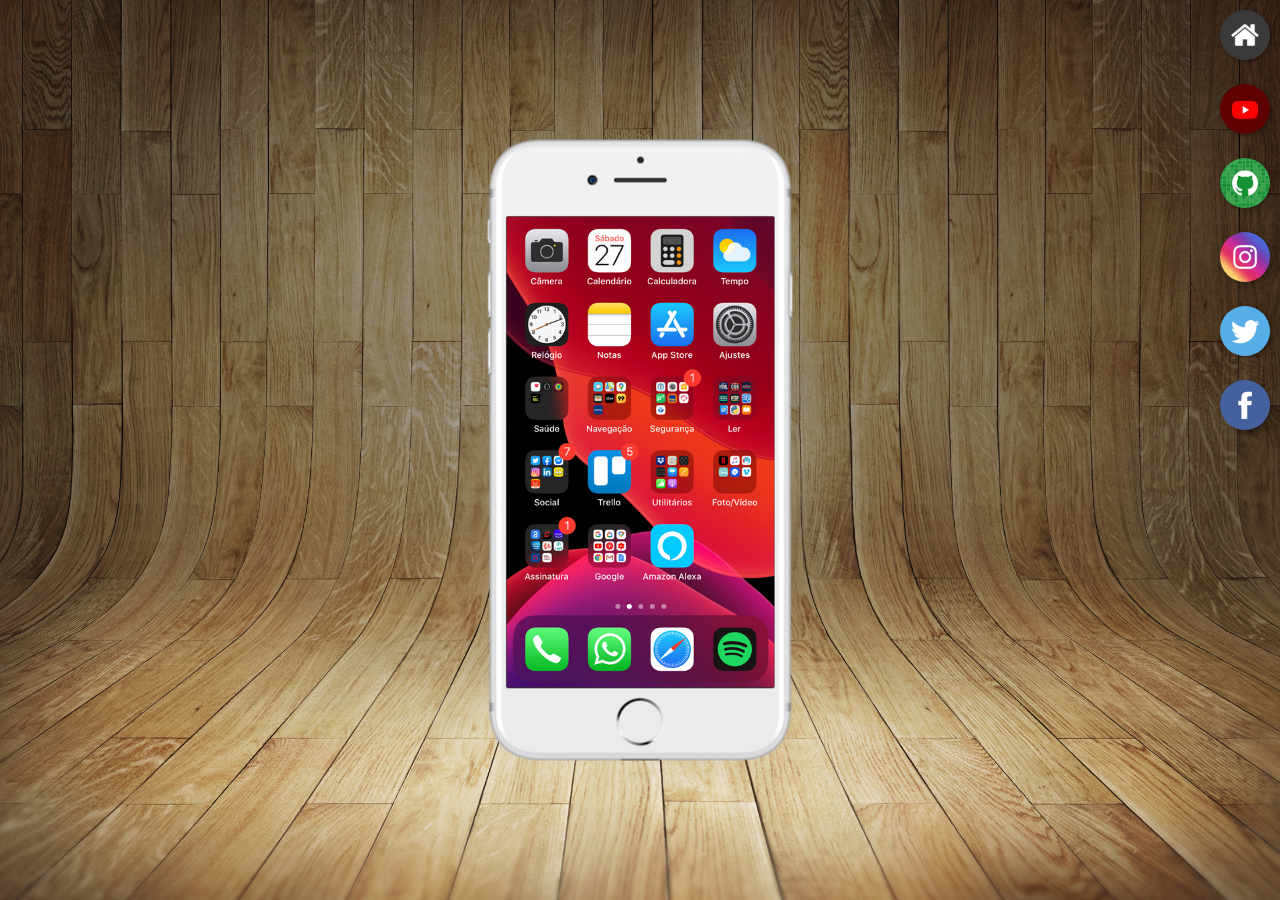
<file: index.html>
<!DOCTYPE html>
<html lang="pt-br">
<head>
    <meta charset="UTF-8">
    <meta http-equiv="X-UA-Compatible" content="IE=edge">
    <meta name="viewport" content="width=device-width, initial-scale=1.0">
    <title>Document</title>
    <link rel="stylesheet" href="estilos/style.css">
    <link rel="shortcut icon" href="favicon.ico" type="image/x-icon">
</head>
<body>
    <main>
        <section id="telefone">
            <iframe src="telas/home.html" name='tela' id='tela' frameborder="0"></iframe>
        </section>
        <section id="redes-sociais">
            <a href="telas/home.html" target="tela"><img src="imagens/logo-home.jpg" alt=""></a><br>
            <a href="telas/youtube.html" target="tela"><img src="imagens/logo-youtube.jpg" alt=""></a><br>
            <a href="telas/github.html" target="tela"><img src="imagens/logo-github.jpg" alt=""></a><br>
            <a href="telas/instagram.html" target="tela"><img src="imagens/logo-instagram.jpg" alt=""></a><br>
            <a href="telas/twitter.html" target="tela"><img src="imagens/logo-twitter.jpg" alt=""></a><br>
            <a href="telas/facebook.html" target="tela"><img src="imagens/logo-facebook.jpg" alt=""></a><br>
        </section>
    </main>
</body>
</html>
</file>
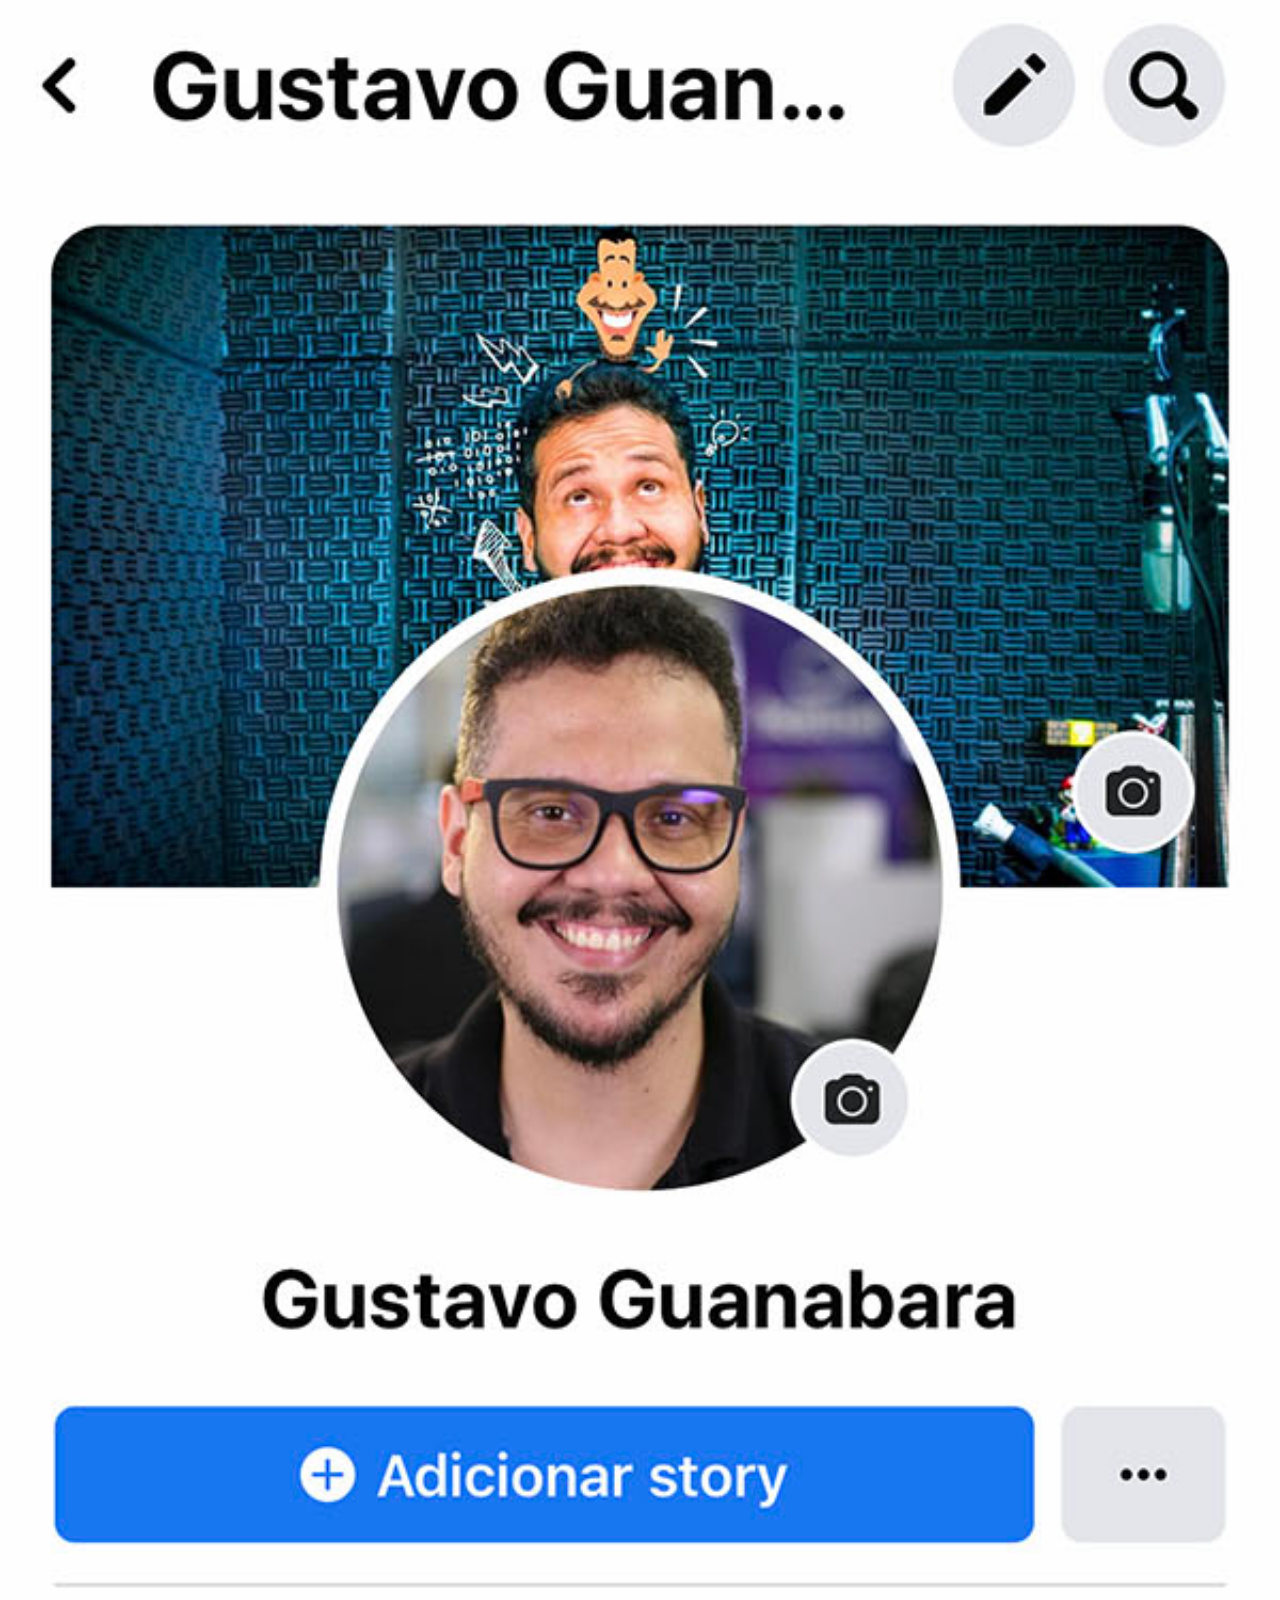
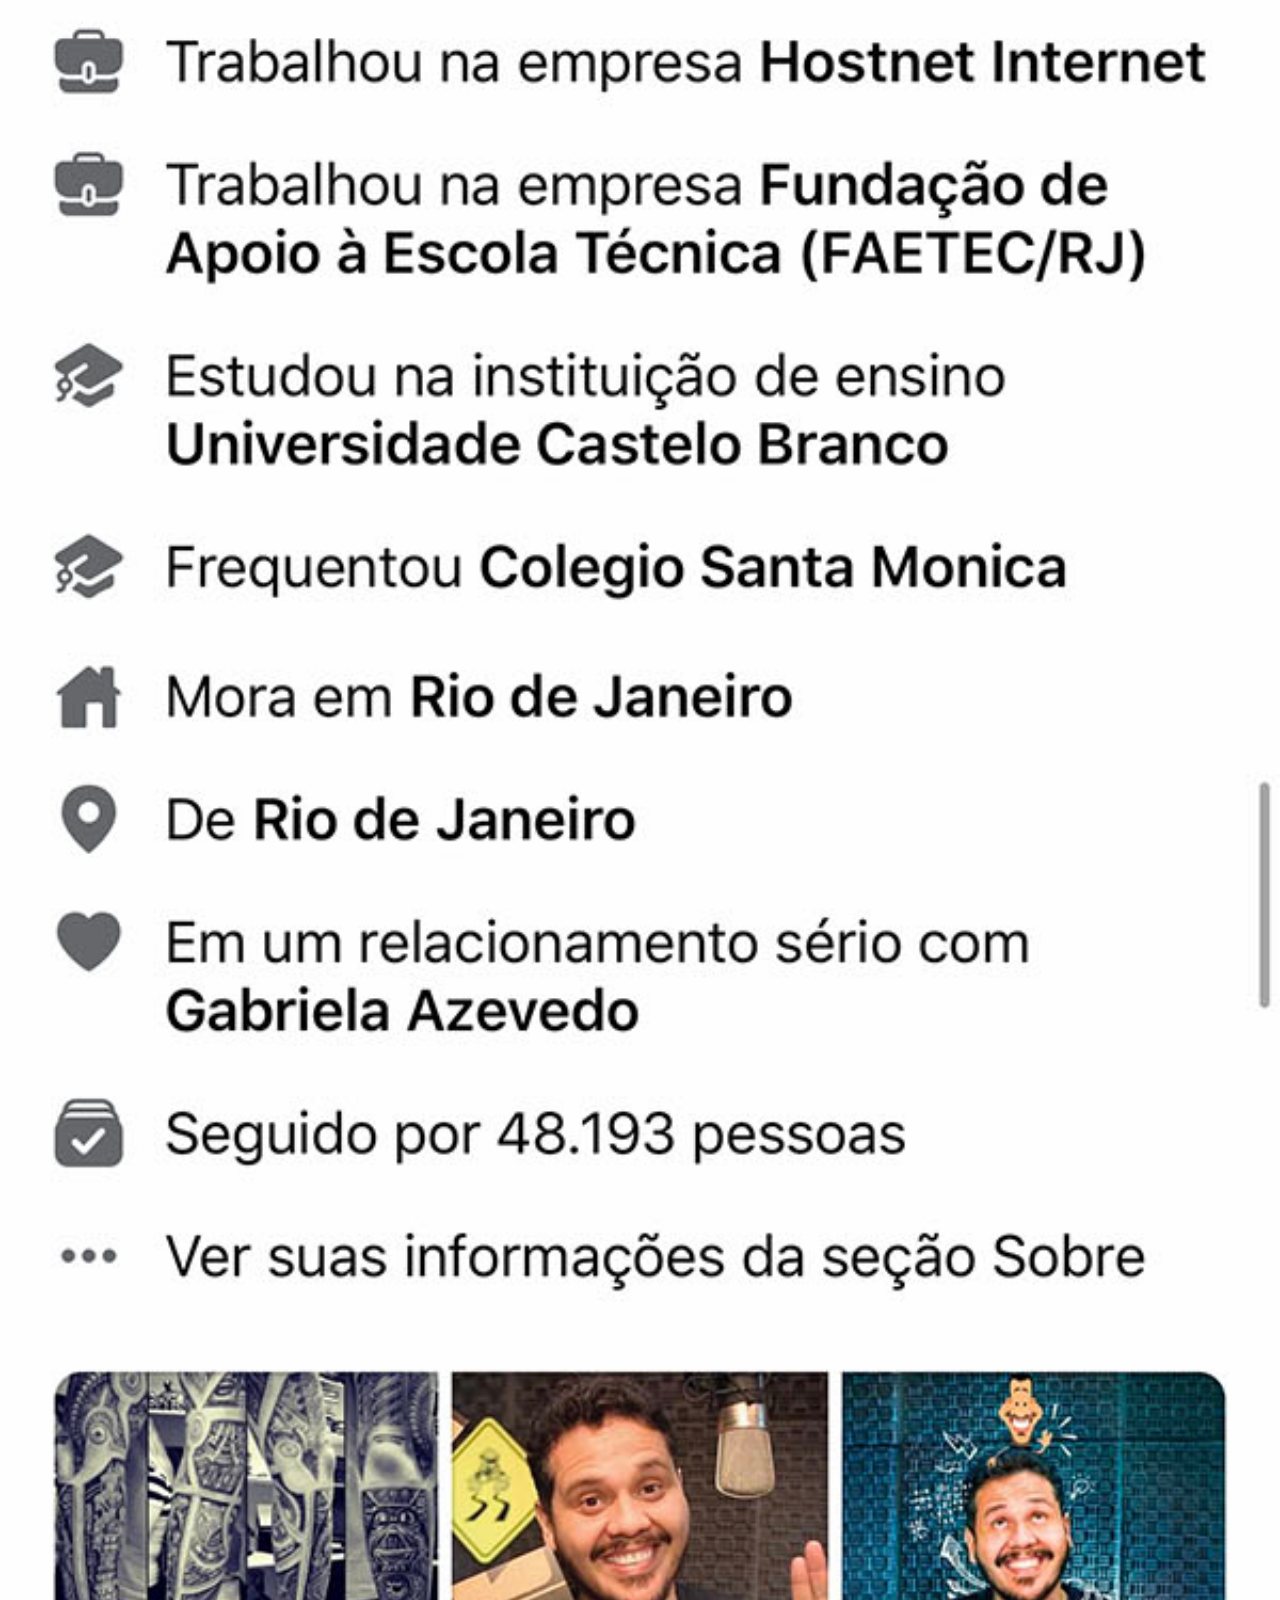
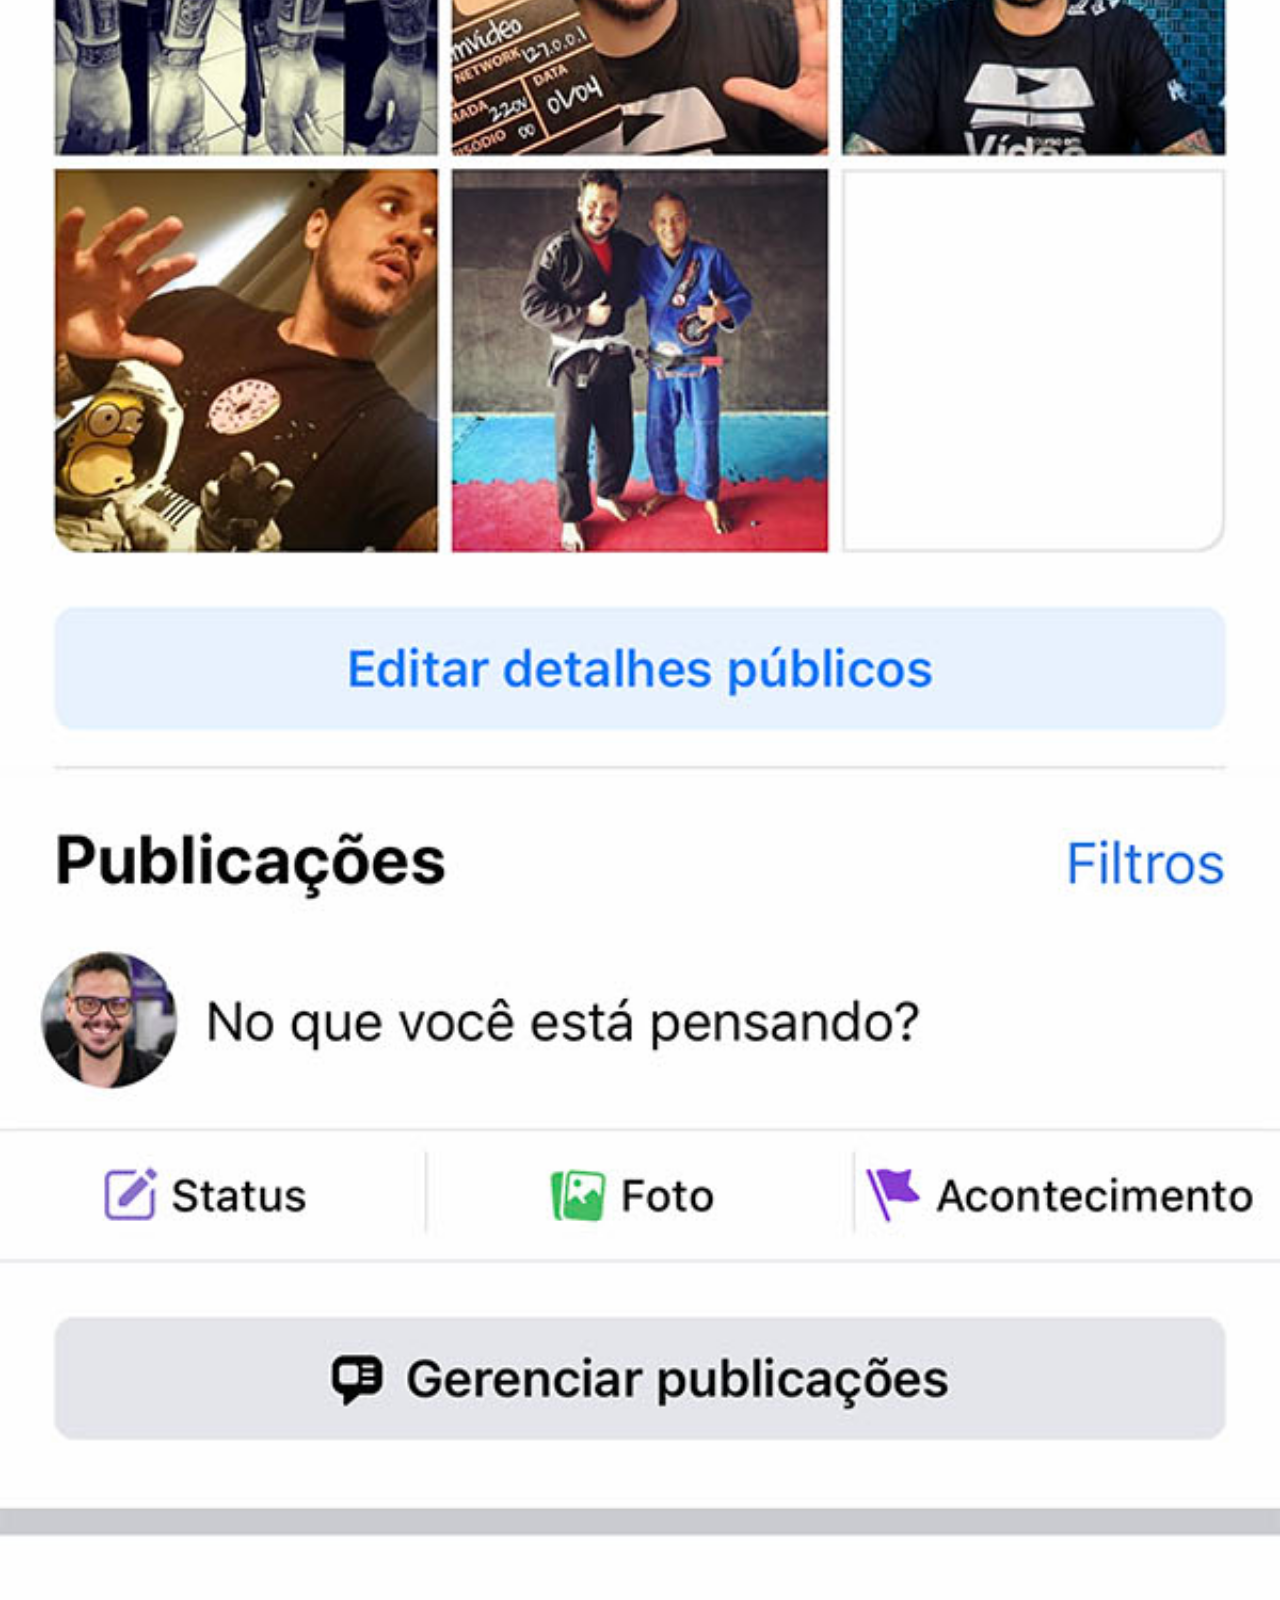
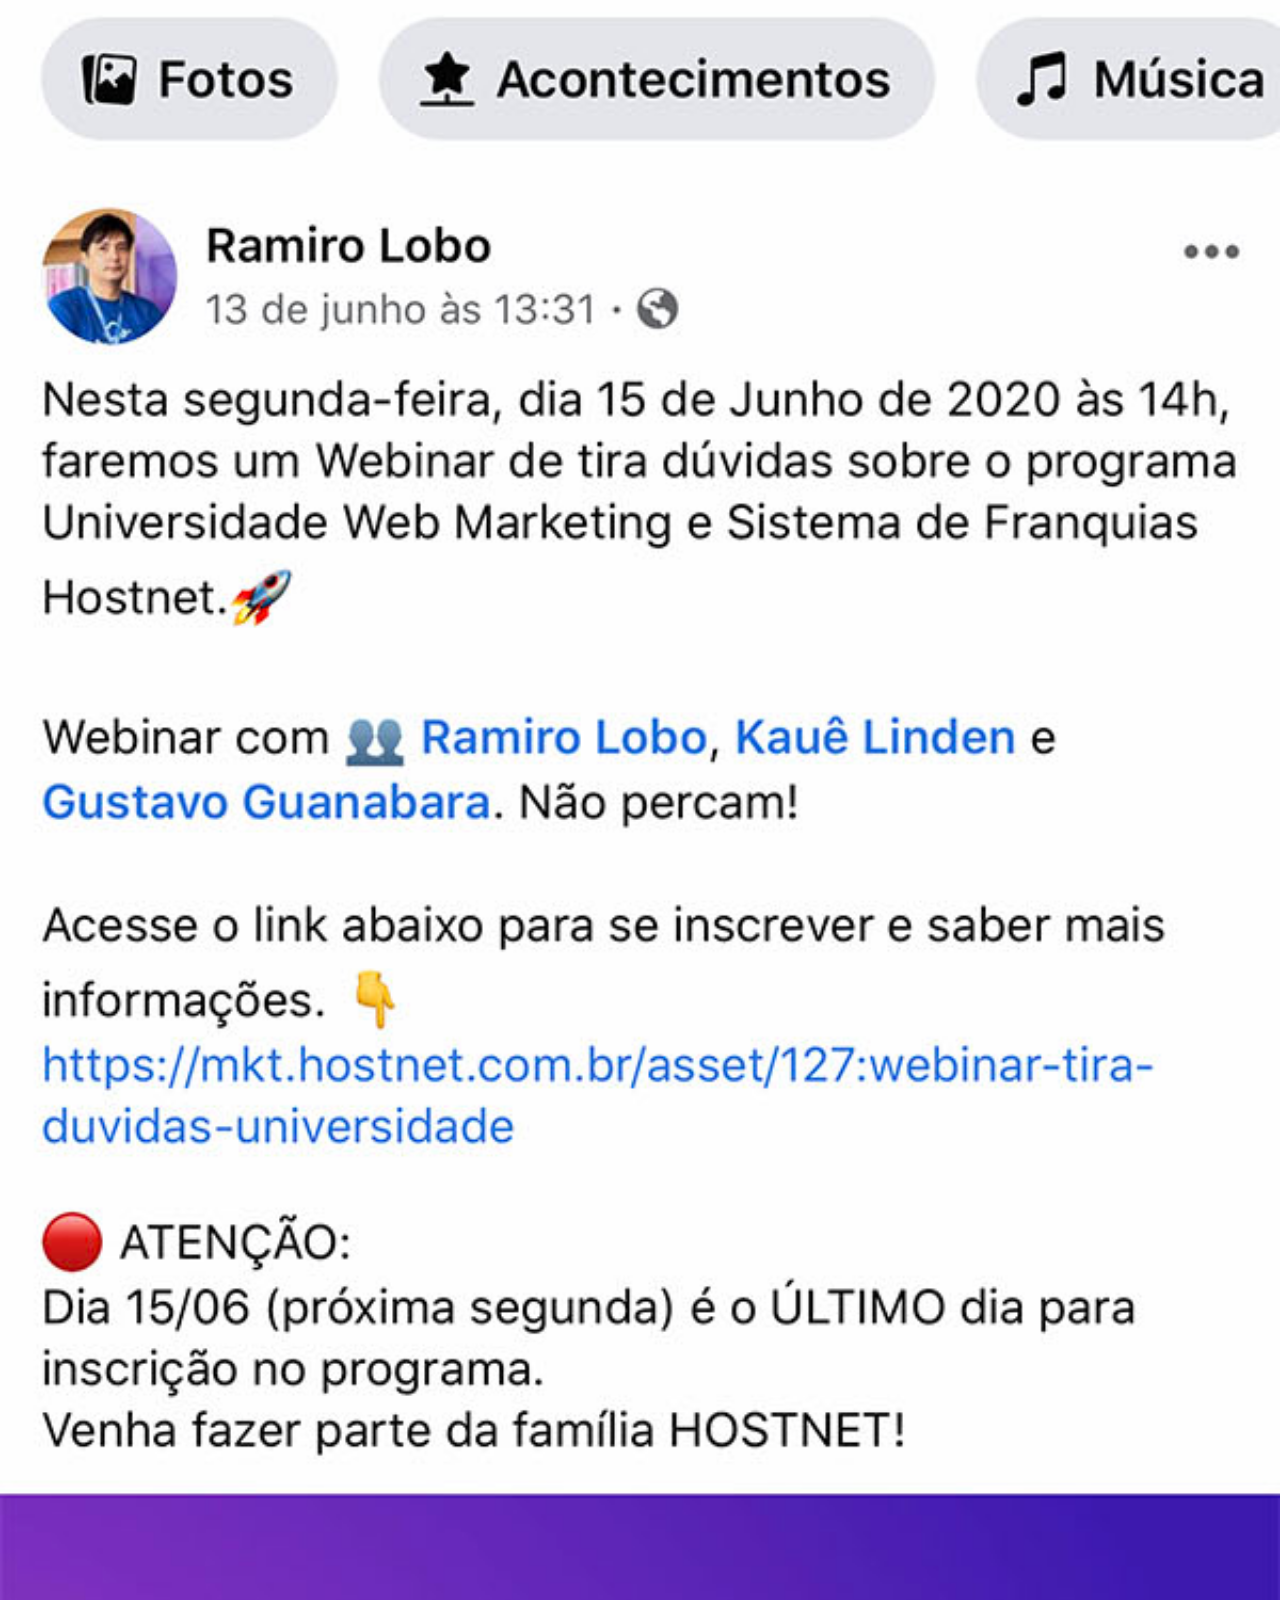
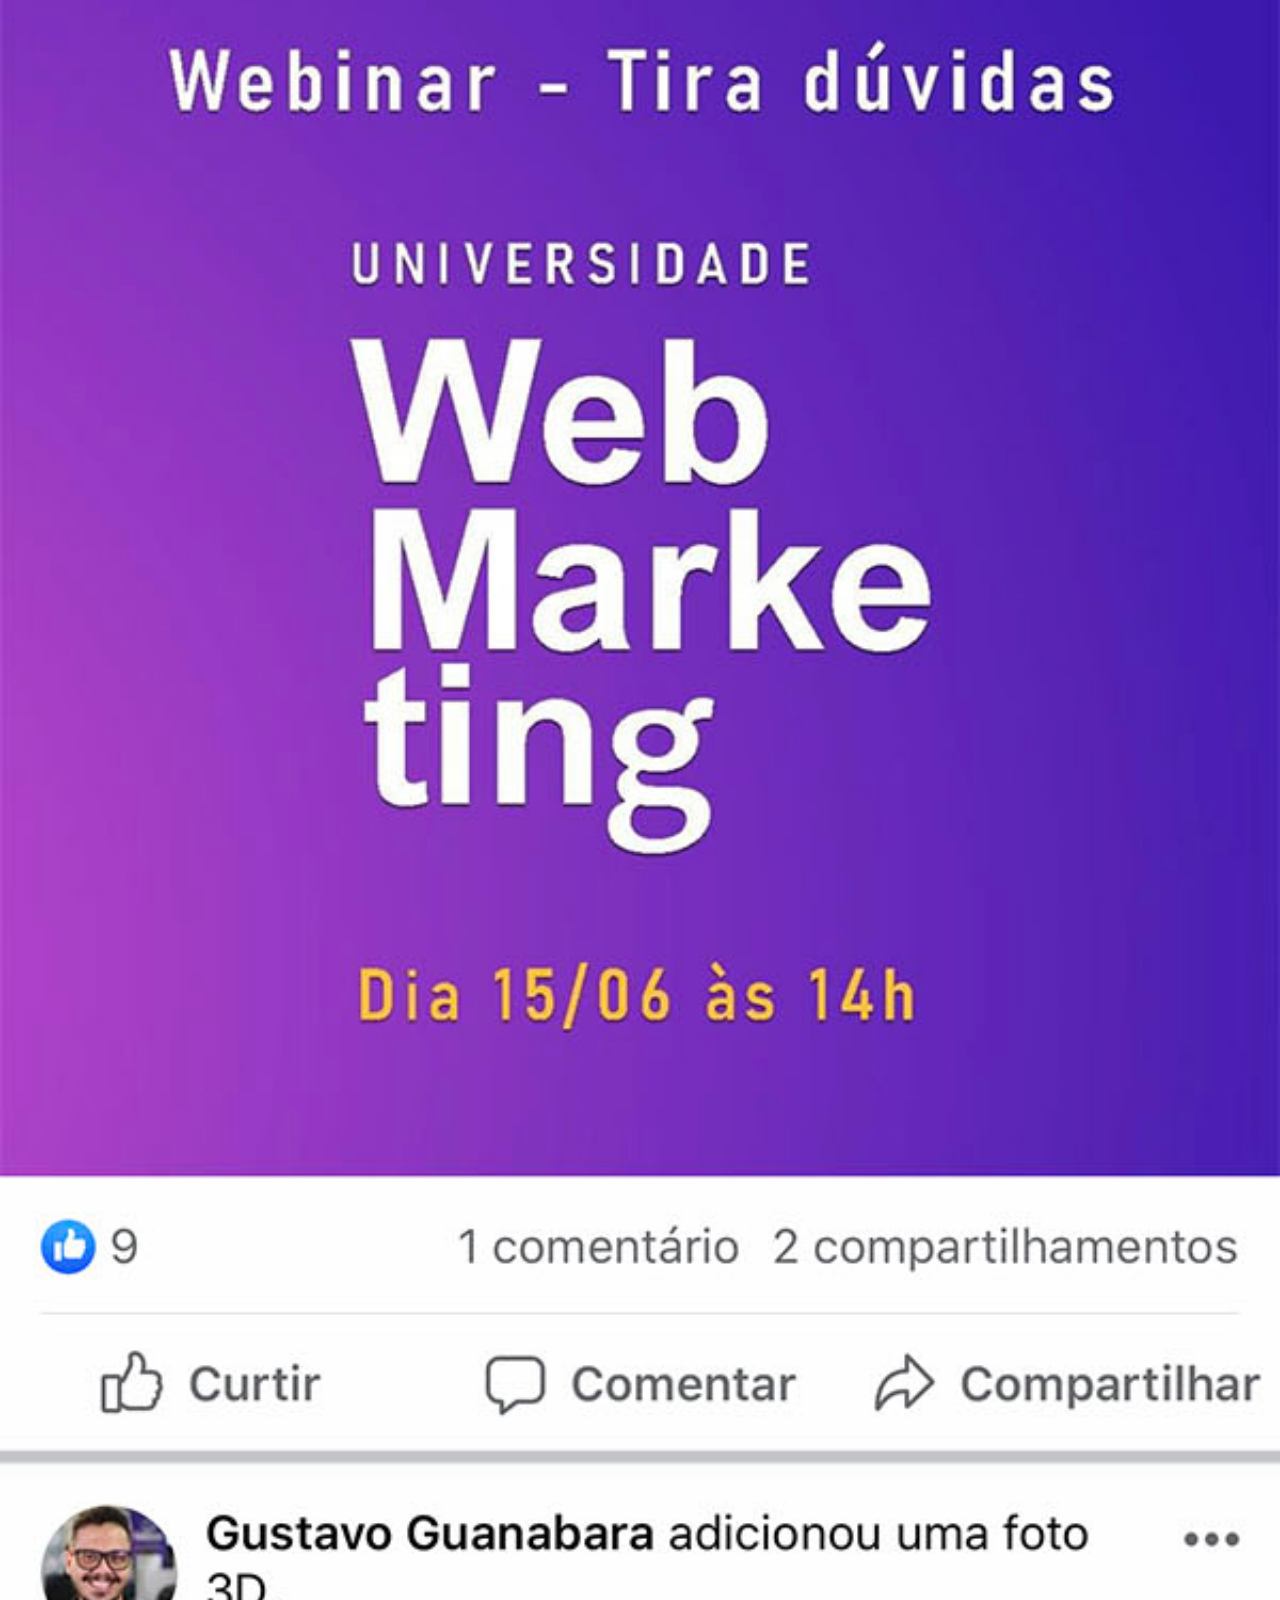
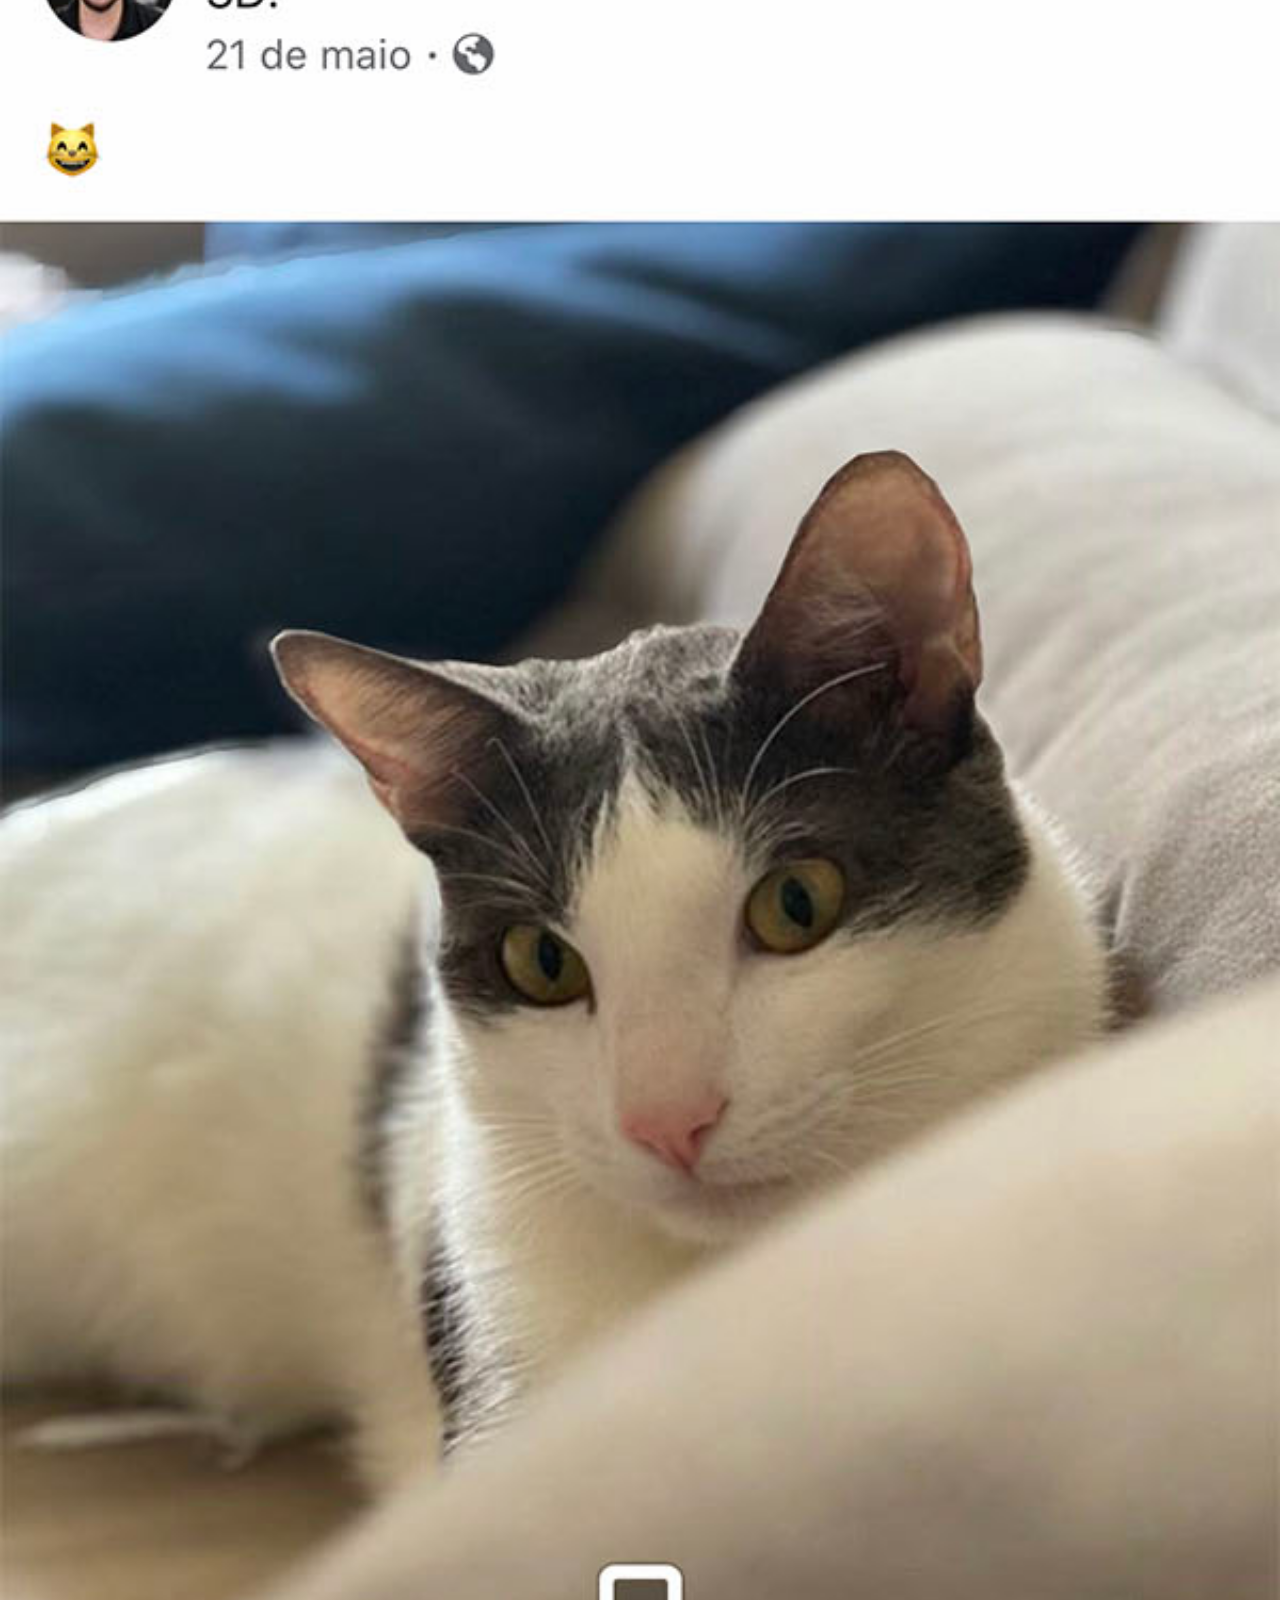
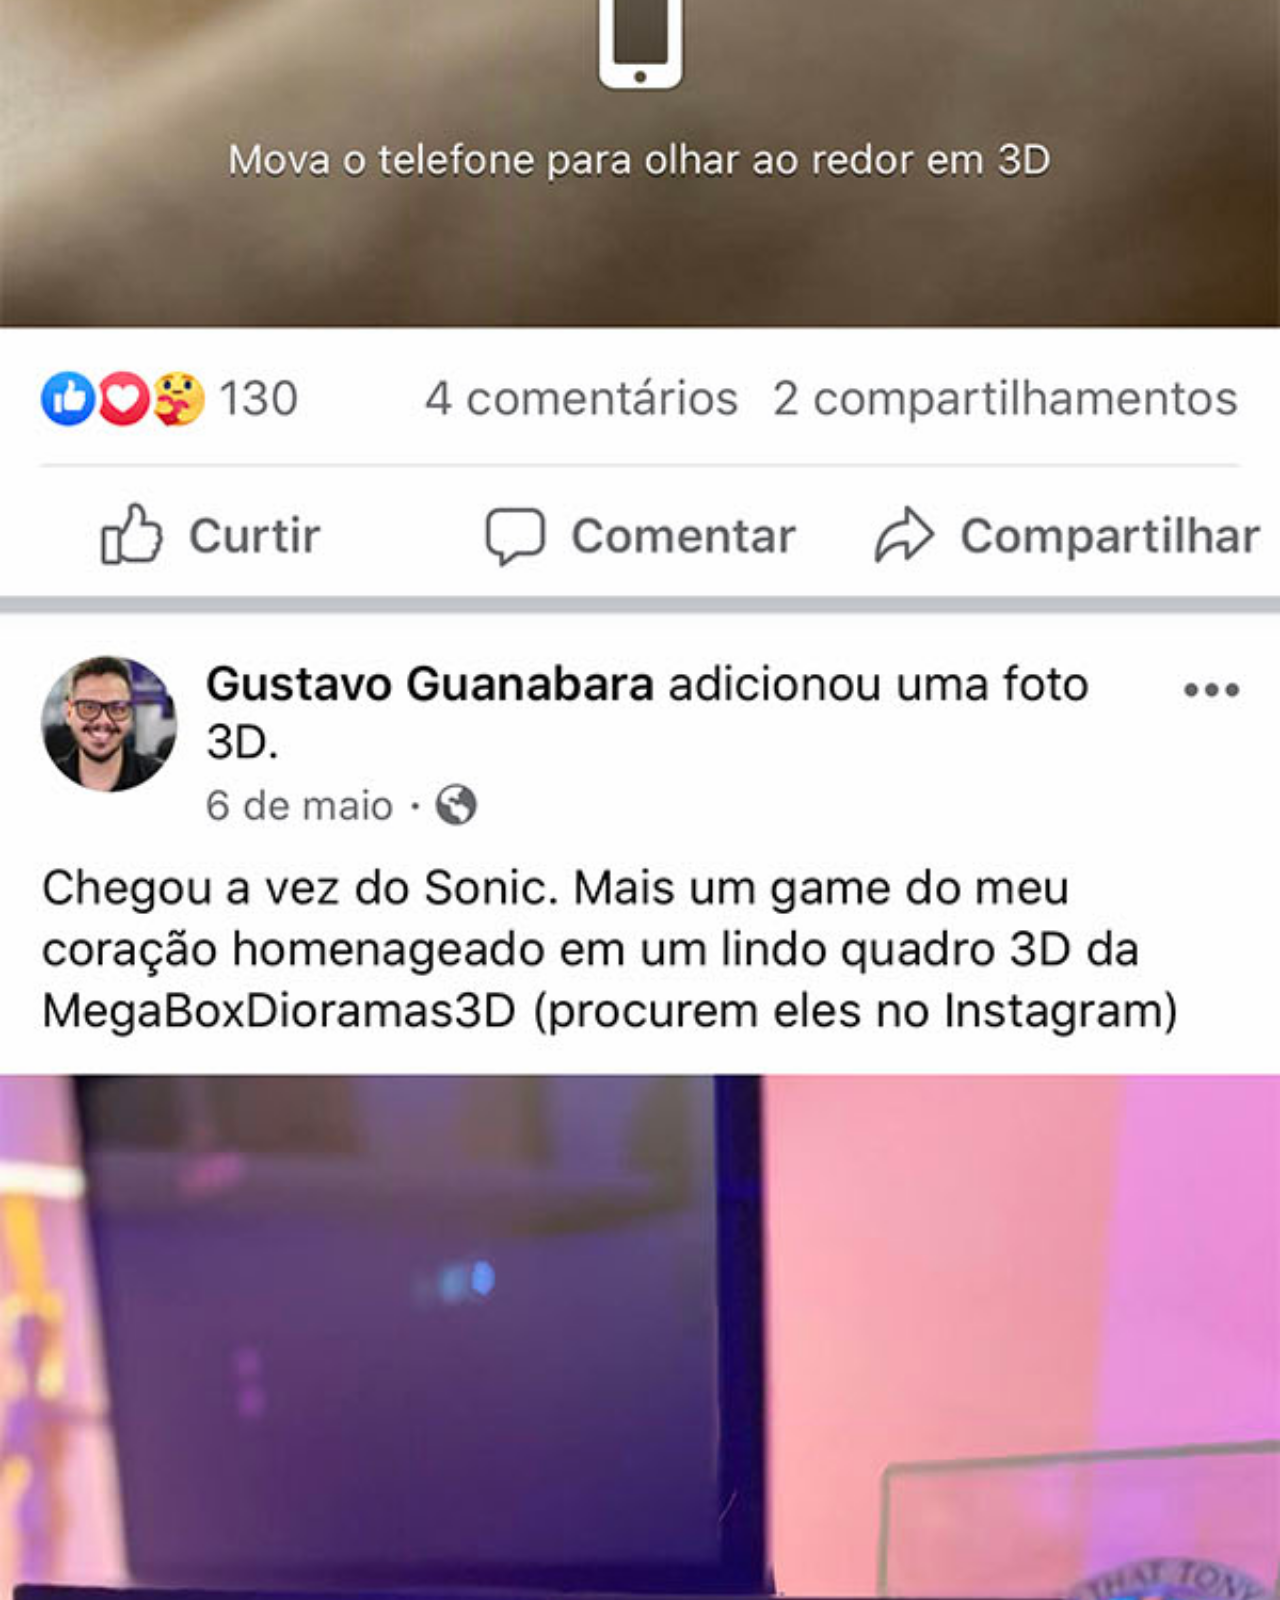
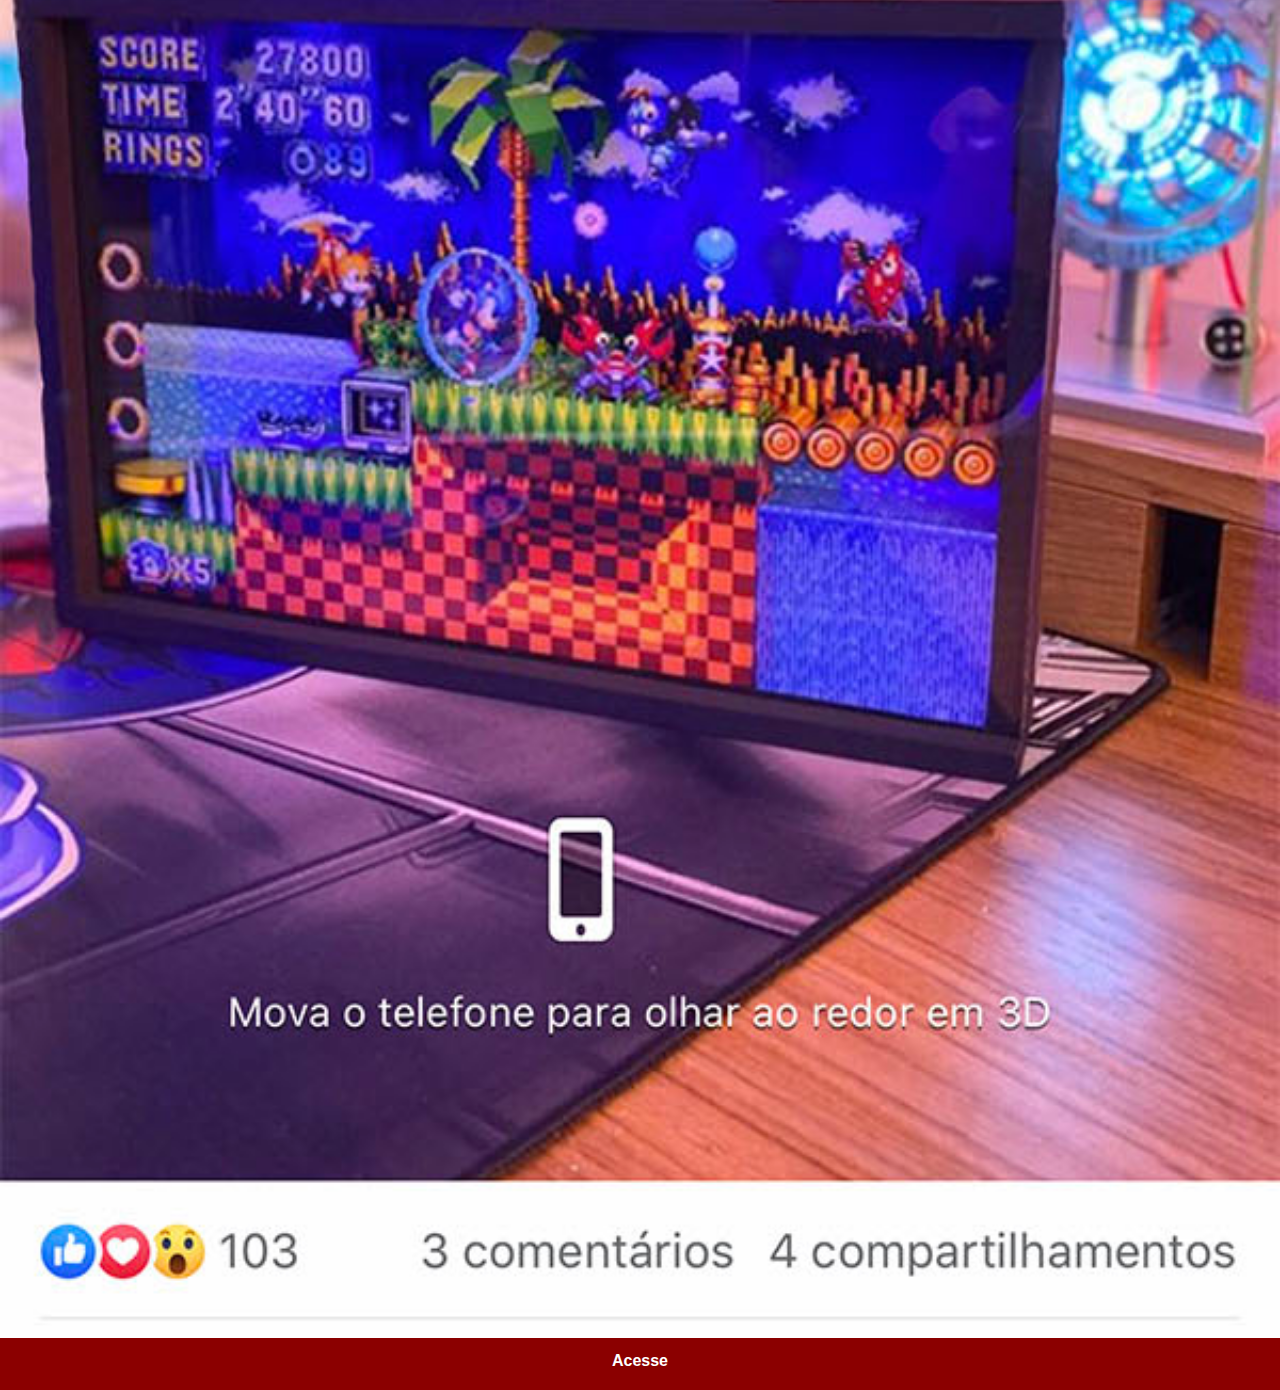
<file: telas/facebook.html>
<!DOCTYPE html>
<html lang="en">
<head>
    <meta charset="UTF-8">
    <meta http-equiv="X-UA-Compatible" content="IE=edge">
    <meta name="viewport" content="width=device-width, initial-scale=1.0">
    <title>Facebook</title>
    <link rel="stylesheet" href="../estilos/social.css">
</head>
<body>
    <img src="../imagens/tela-facebook.jpg" alt="Github">
    <a href="https://pt-br.facebook.com/gustavoguanabara/" target="_blank">Acesse</a>
</body>
</html>
</file>
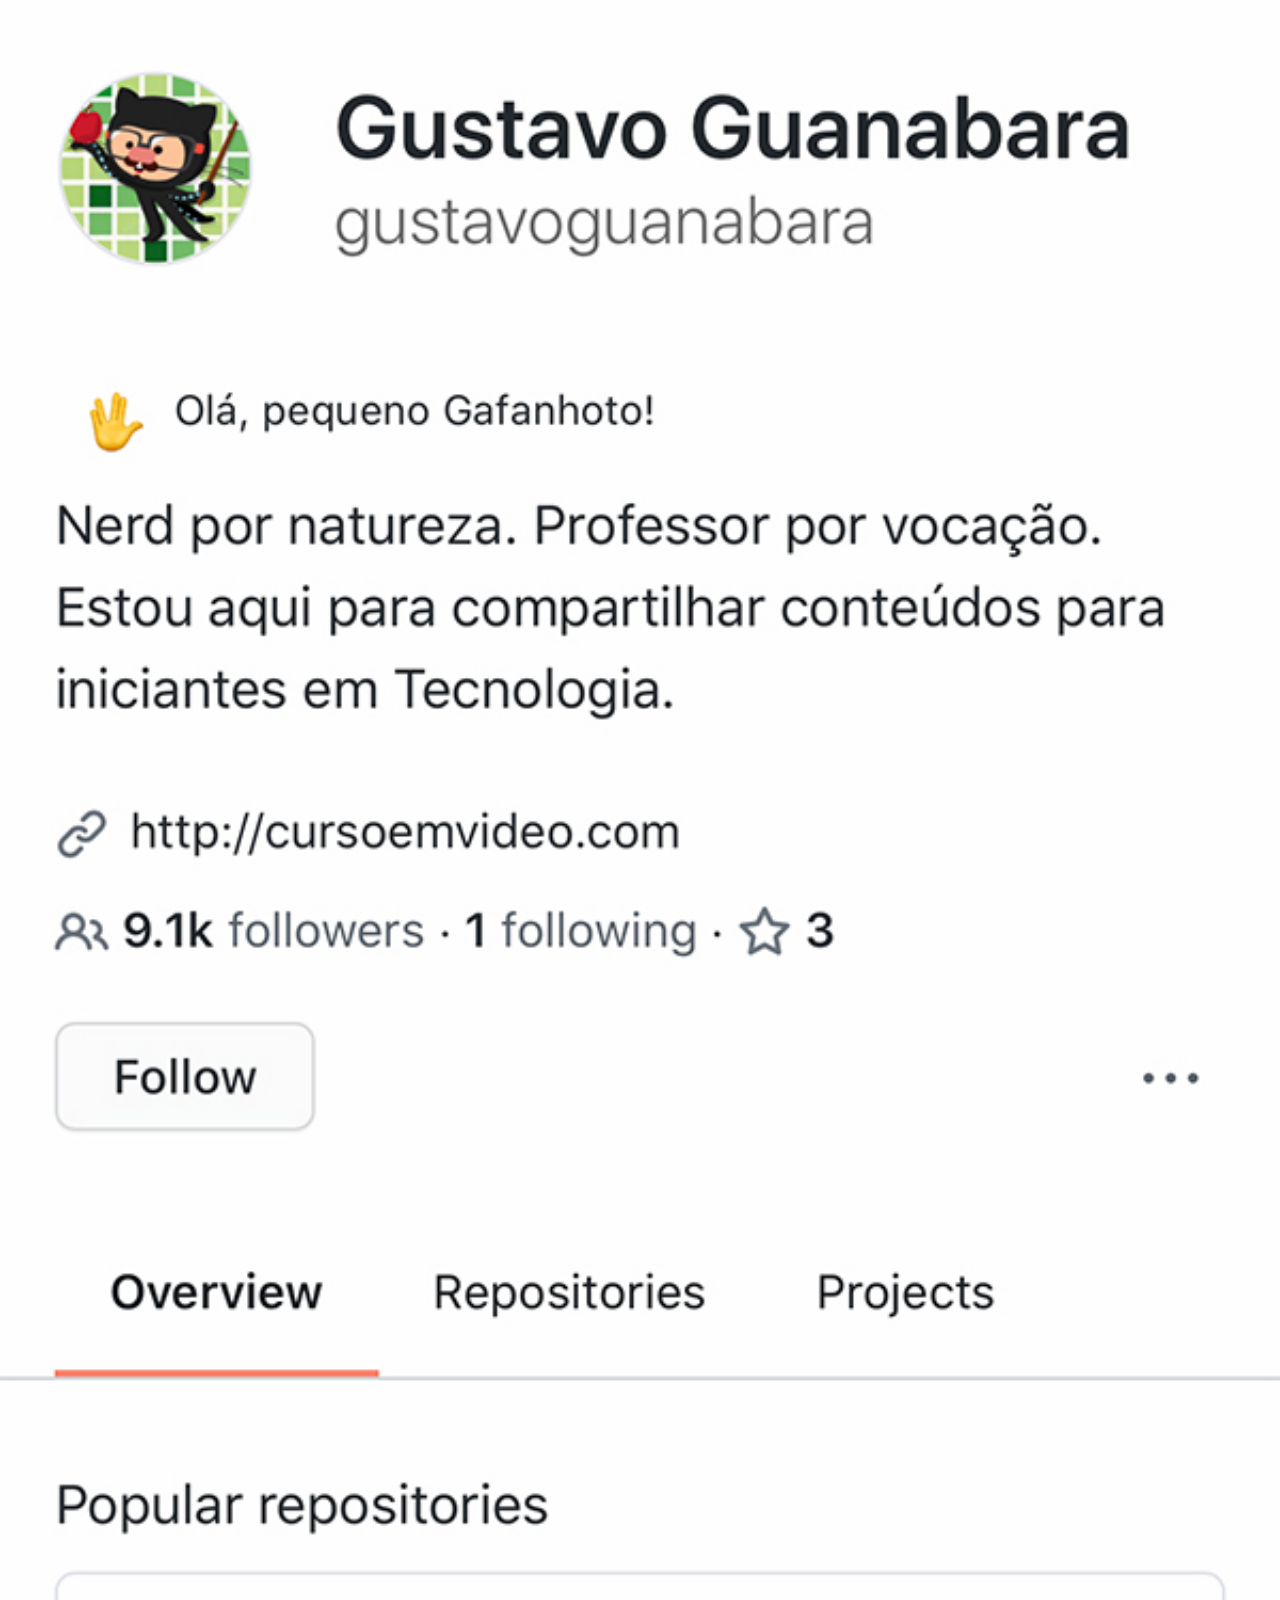
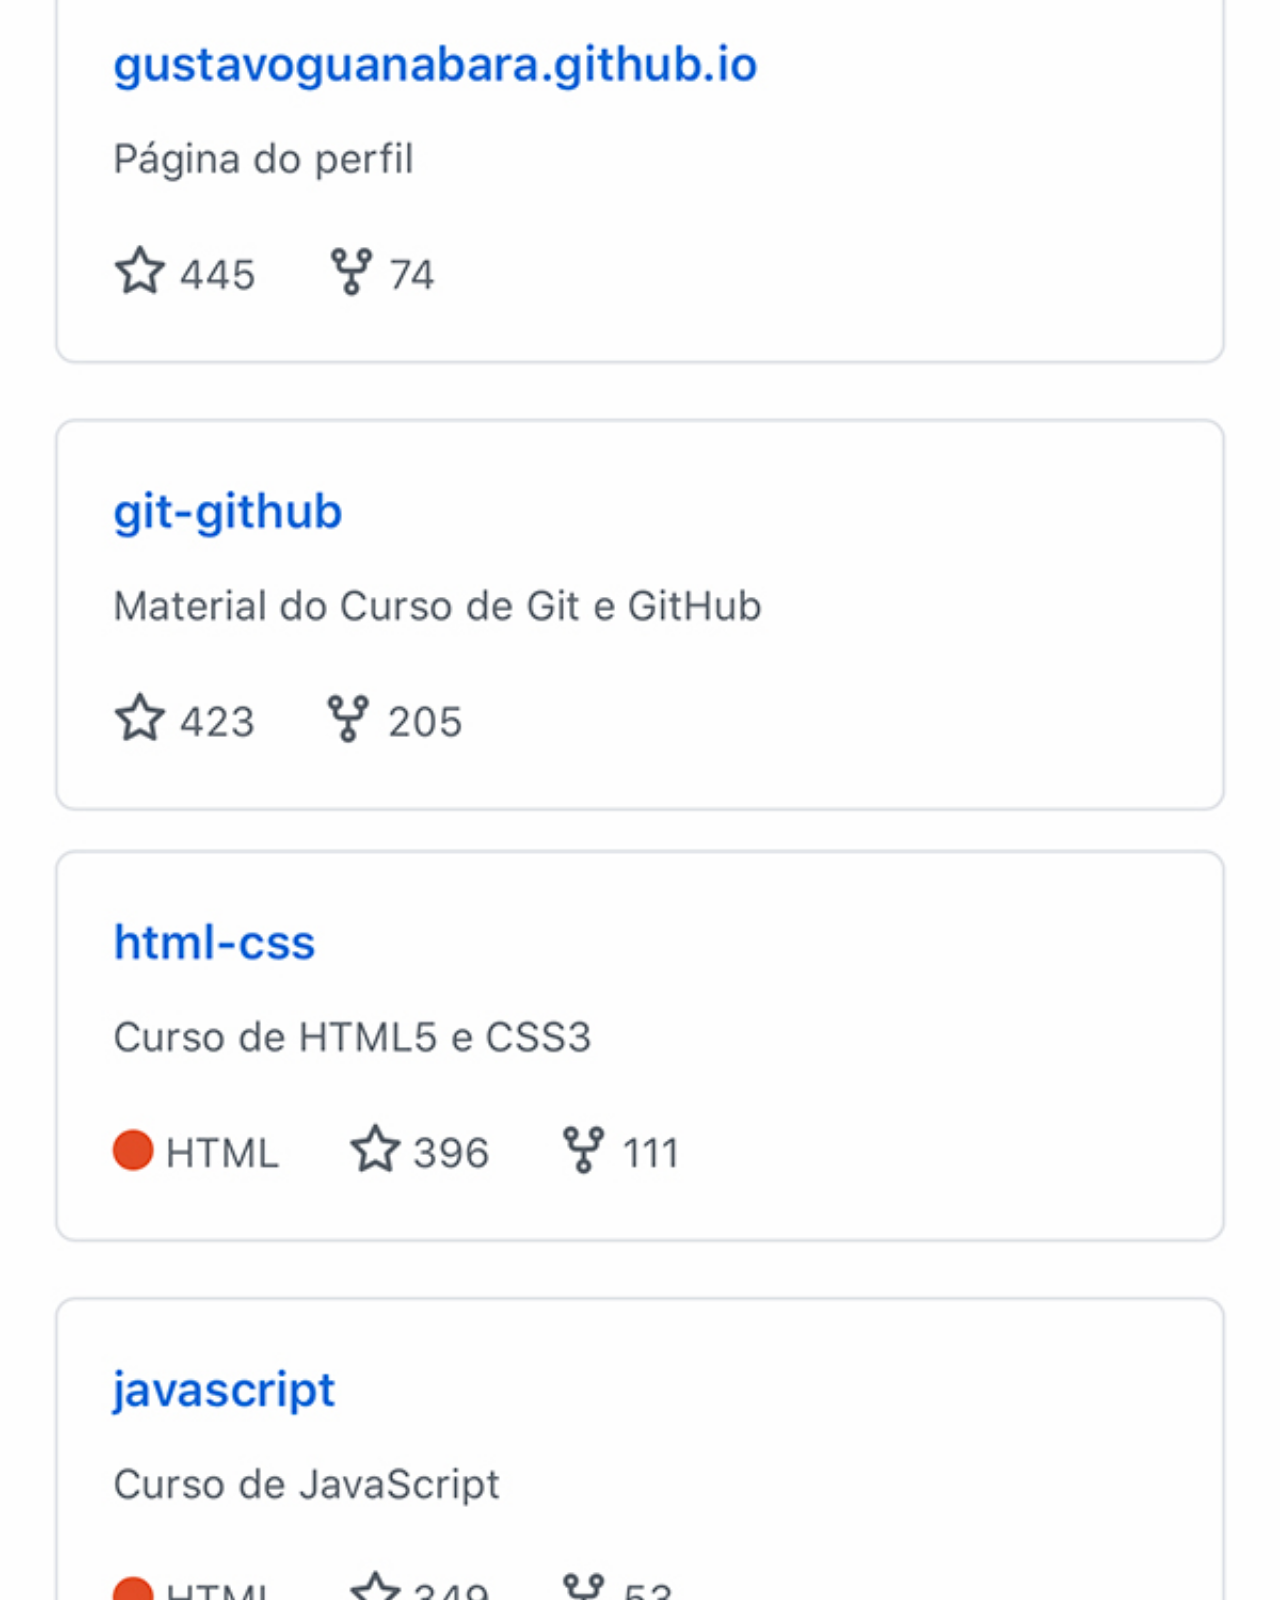
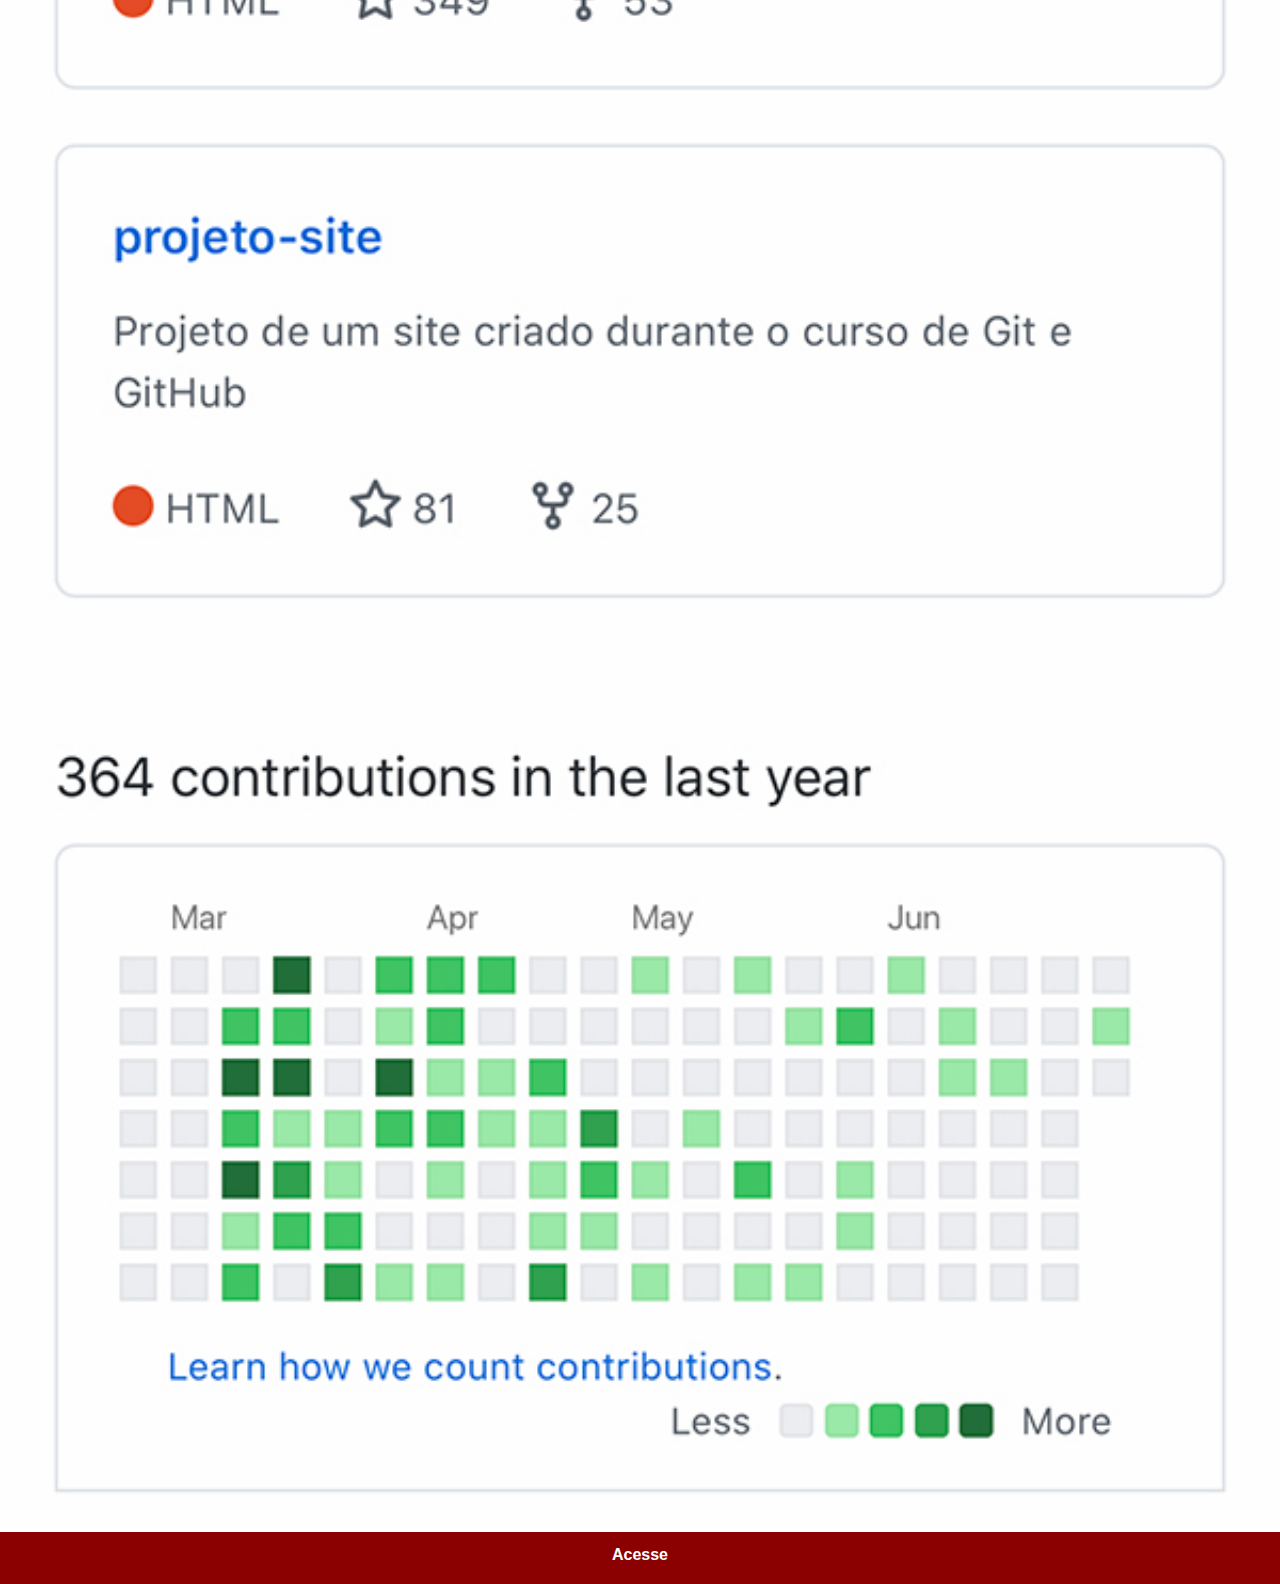
<file: telas/github.html>
<!DOCTYPE html>
<html lang="en">
<head>
    <meta charset="UTF-8">
    <meta http-equiv="X-UA-Compatible" content="IE=edge">
    <meta name="viewport" content="width=device-width, initial-scale=1.0">
    <title>Github</title>
    <link rel="stylesheet" href="../estilos/social.css">
</head>
<body>
    <img src="../imagens/tela-github.jpg" alt="Github">
    <a href="https://github.com/gustavoguanabara/" target="_blank">Acesse</a>
</body>
</html>
</file>
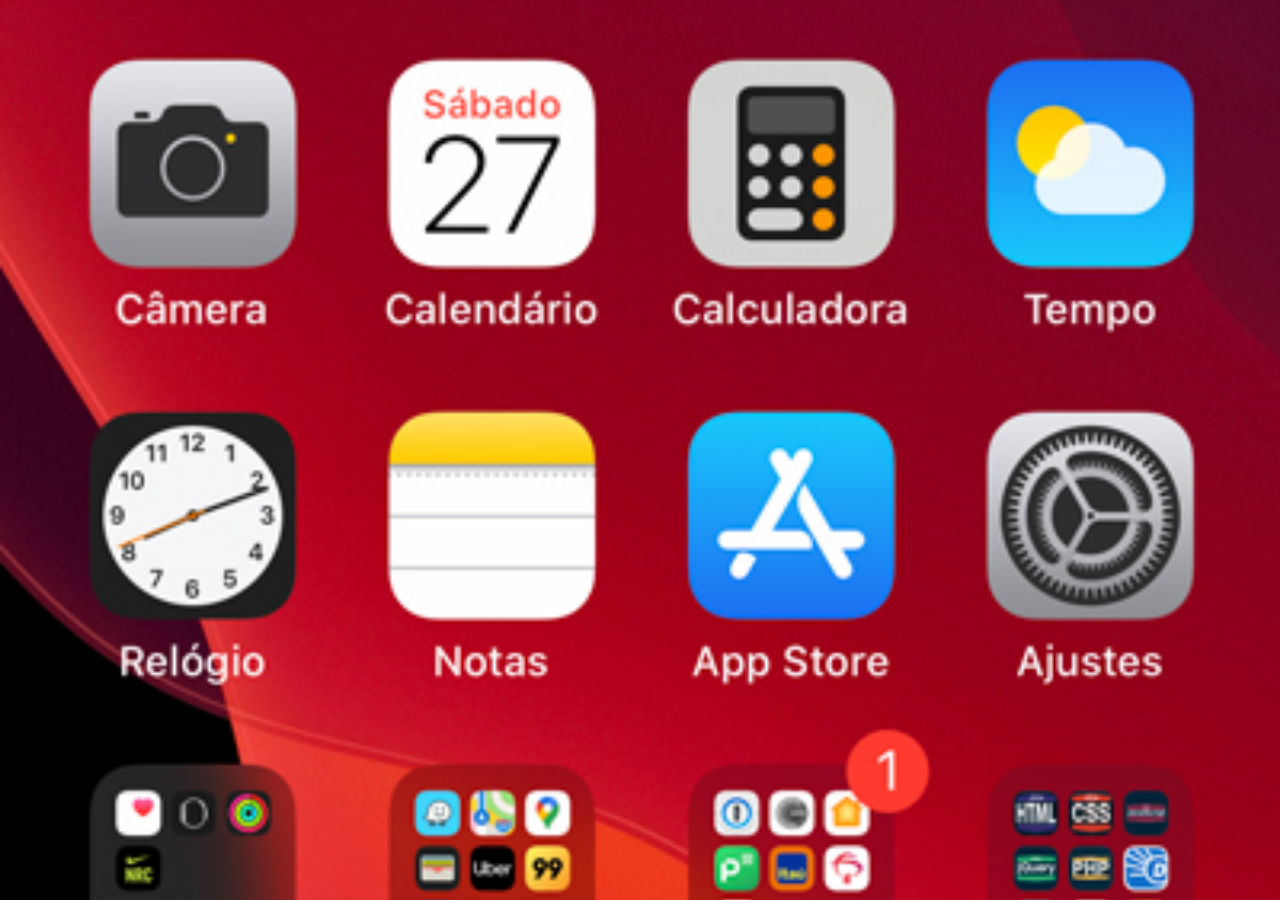
<file: telas/home.html>
<!DOCTYPE html>
<html lang="pt-br">
<head>
    <meta charset="UTF-8">
    <meta http-equiv="X-UA-Compatible" content="IE=edge">
    <meta name="viewport" content="width=device-width, initial-scale=1.0">
    <title>Document</title>
</head>
<style>
    *{
        margin: 0px;
        padding: 0px;
    }
    body{
        width: 100vw;
        height: 100vh;
        background: black url("../imagens/tela-home.jpg")
        top center;
        background-size: cover;
    }

</style>
<body>

    
</body>
</html>
</file>
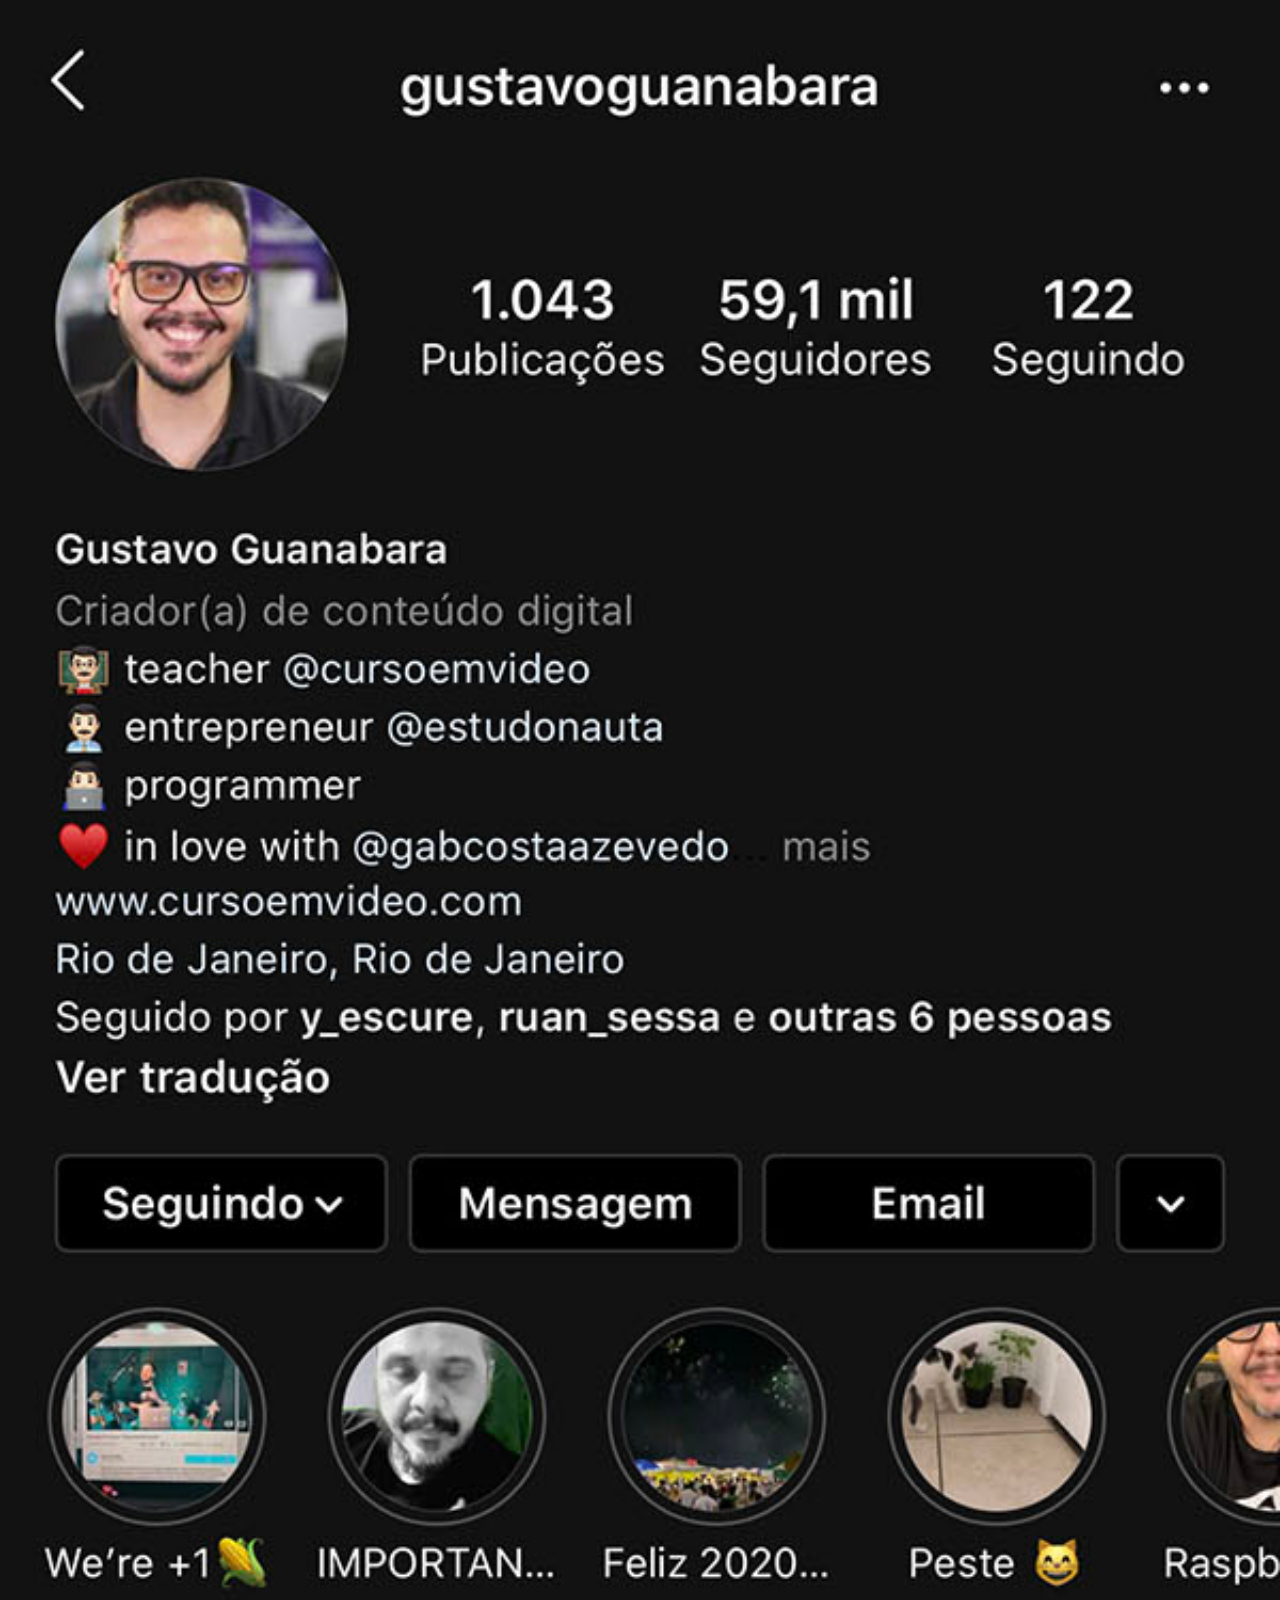
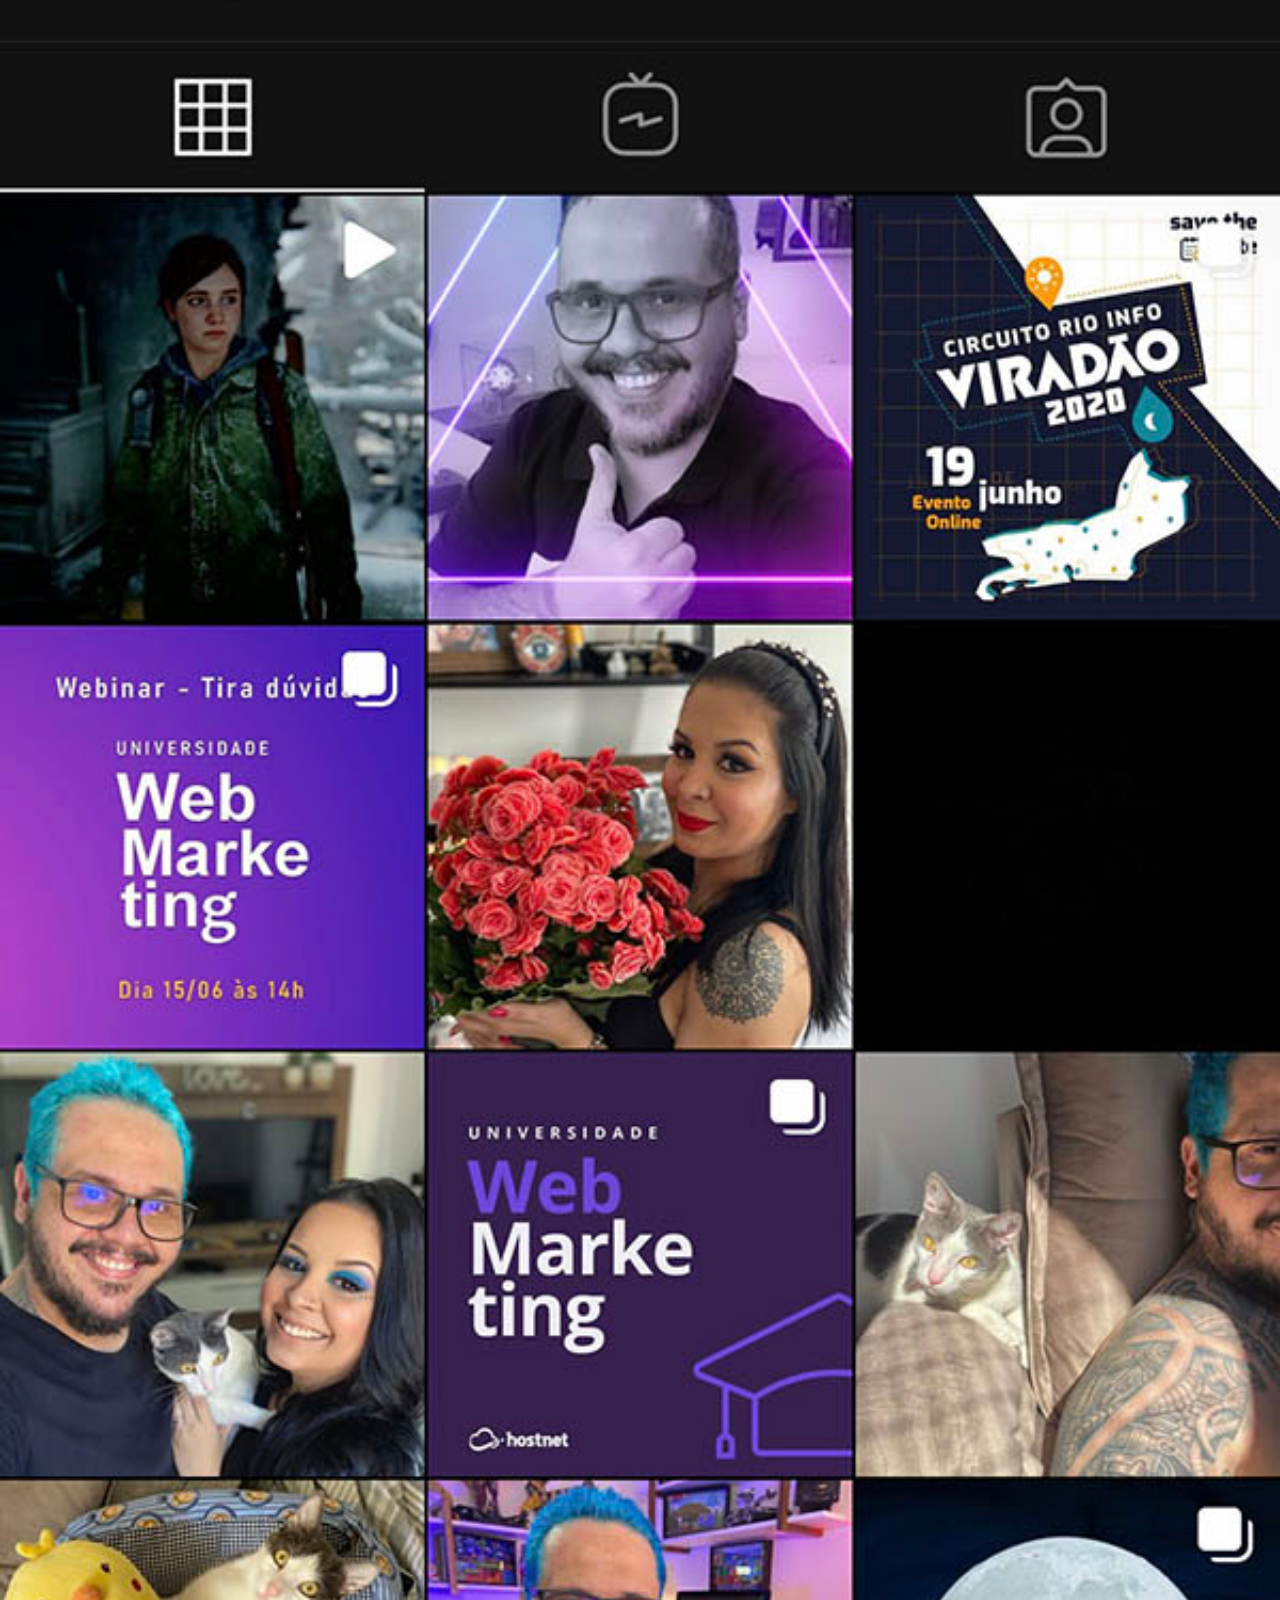
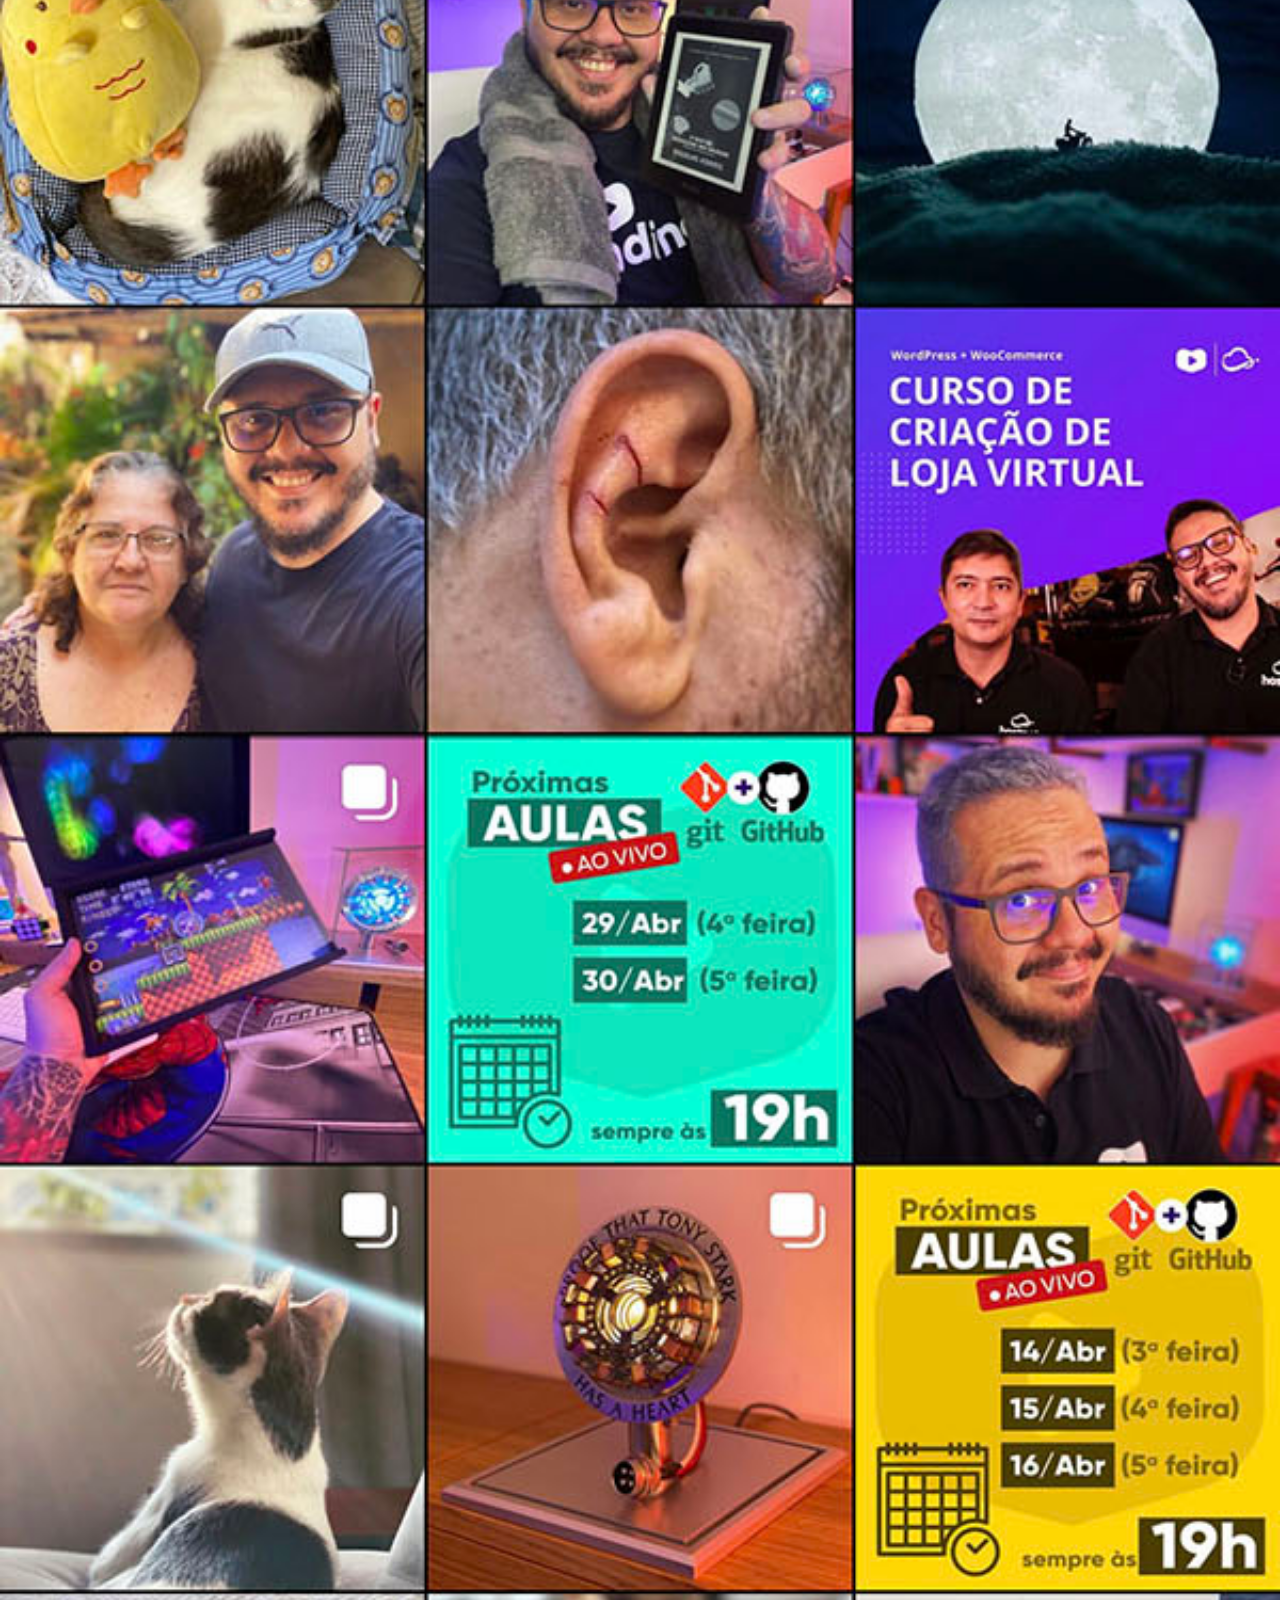
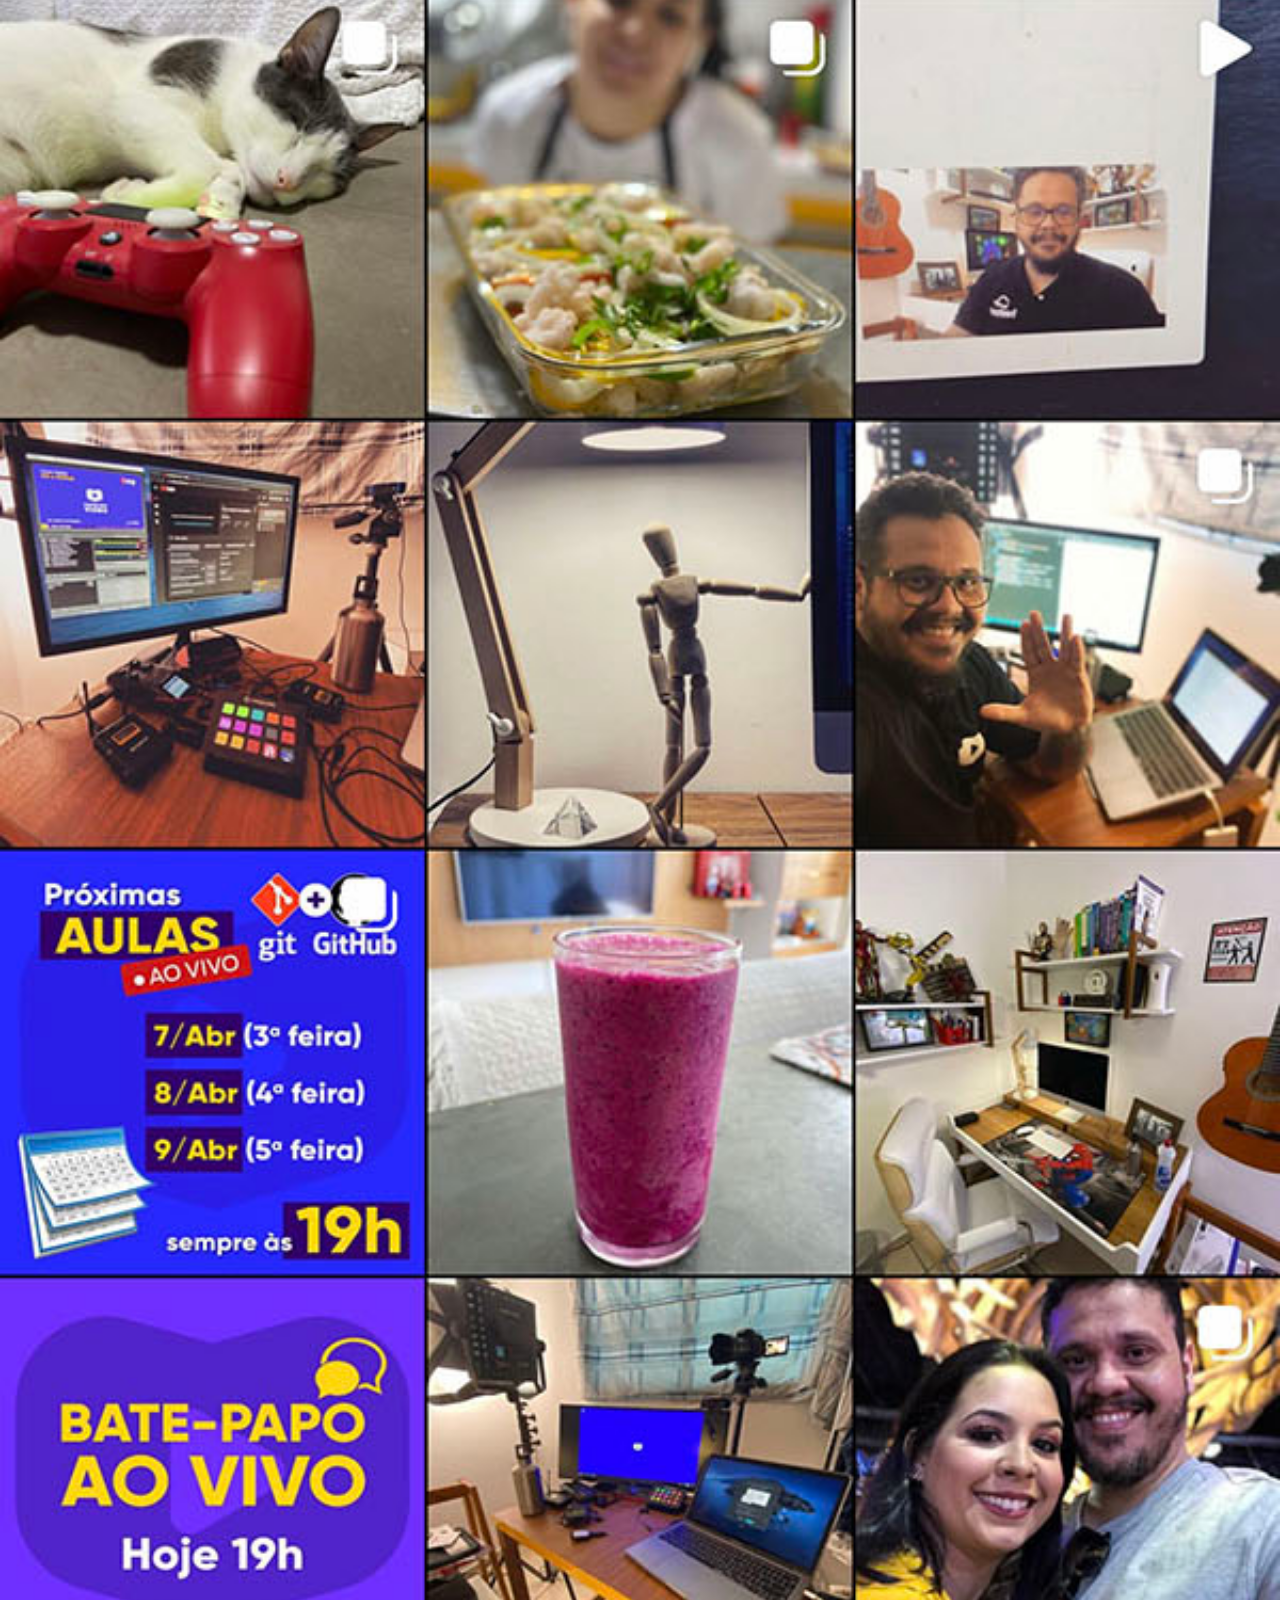
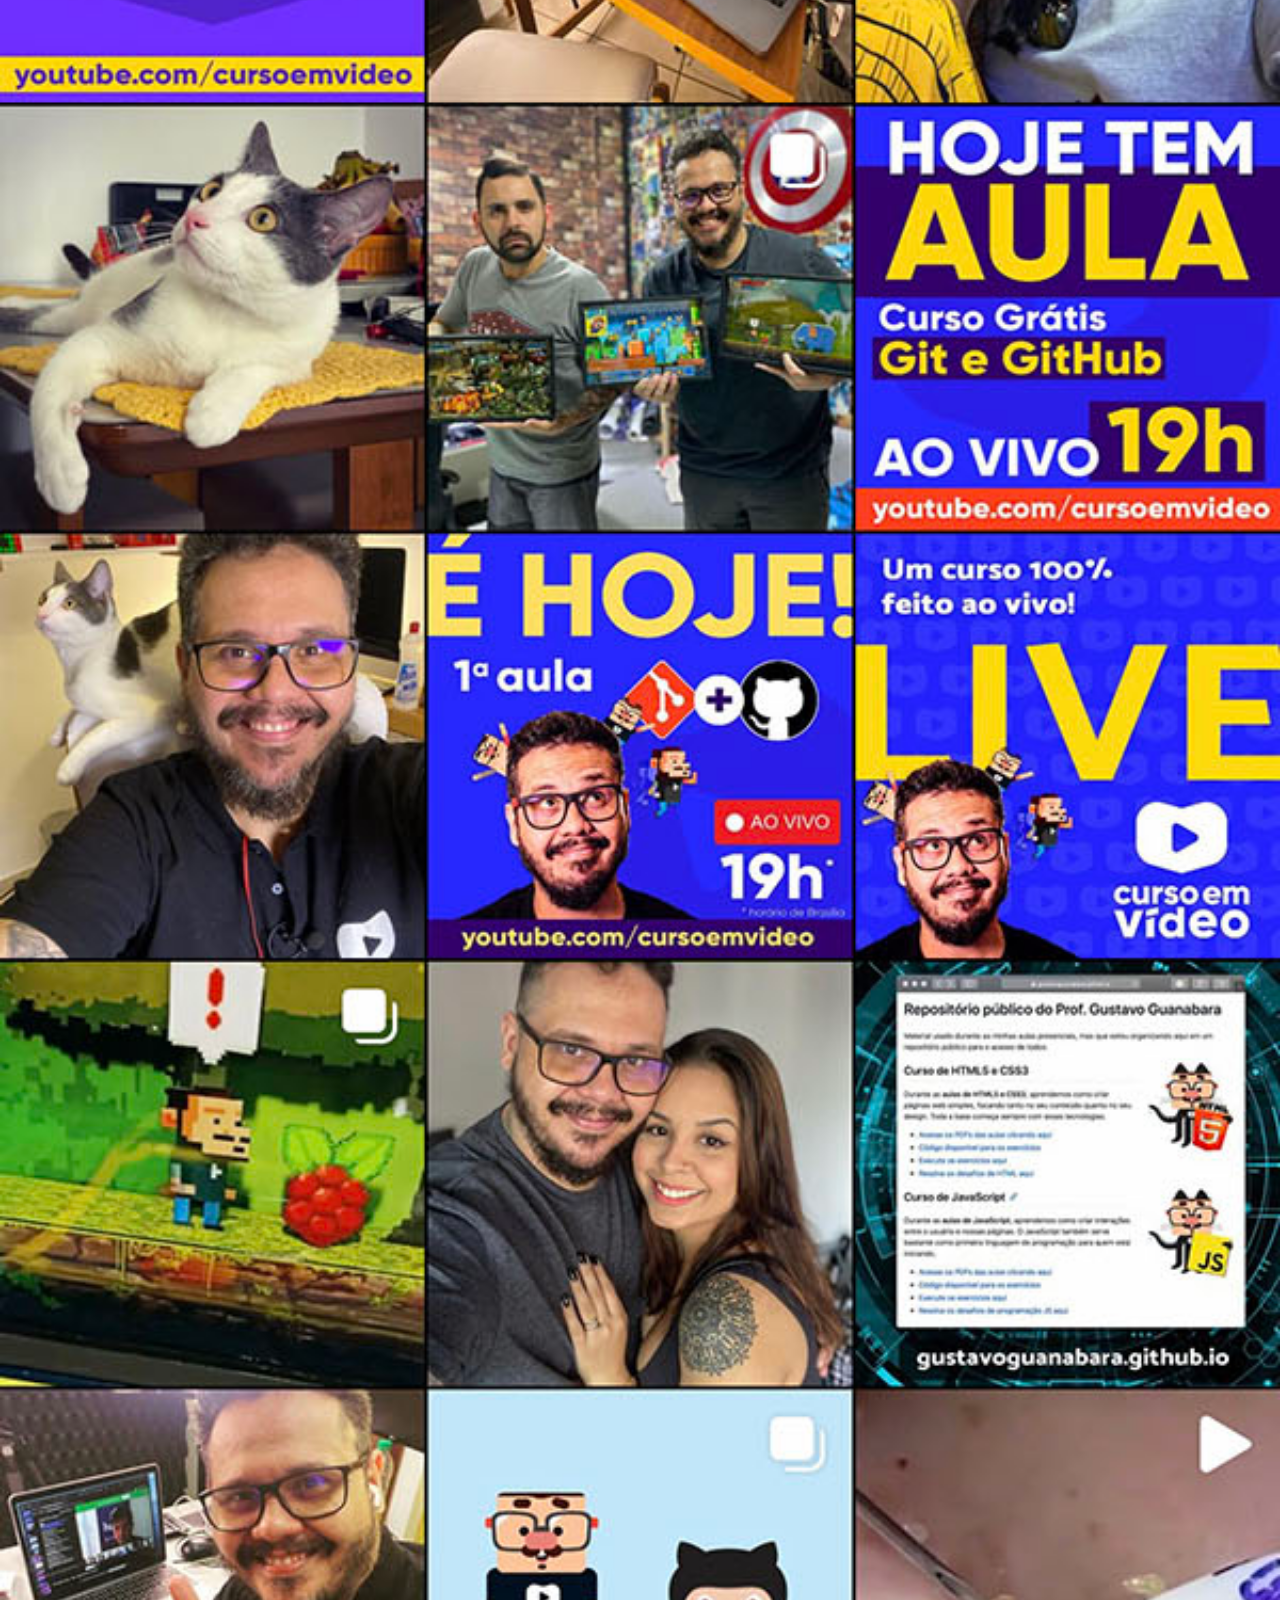
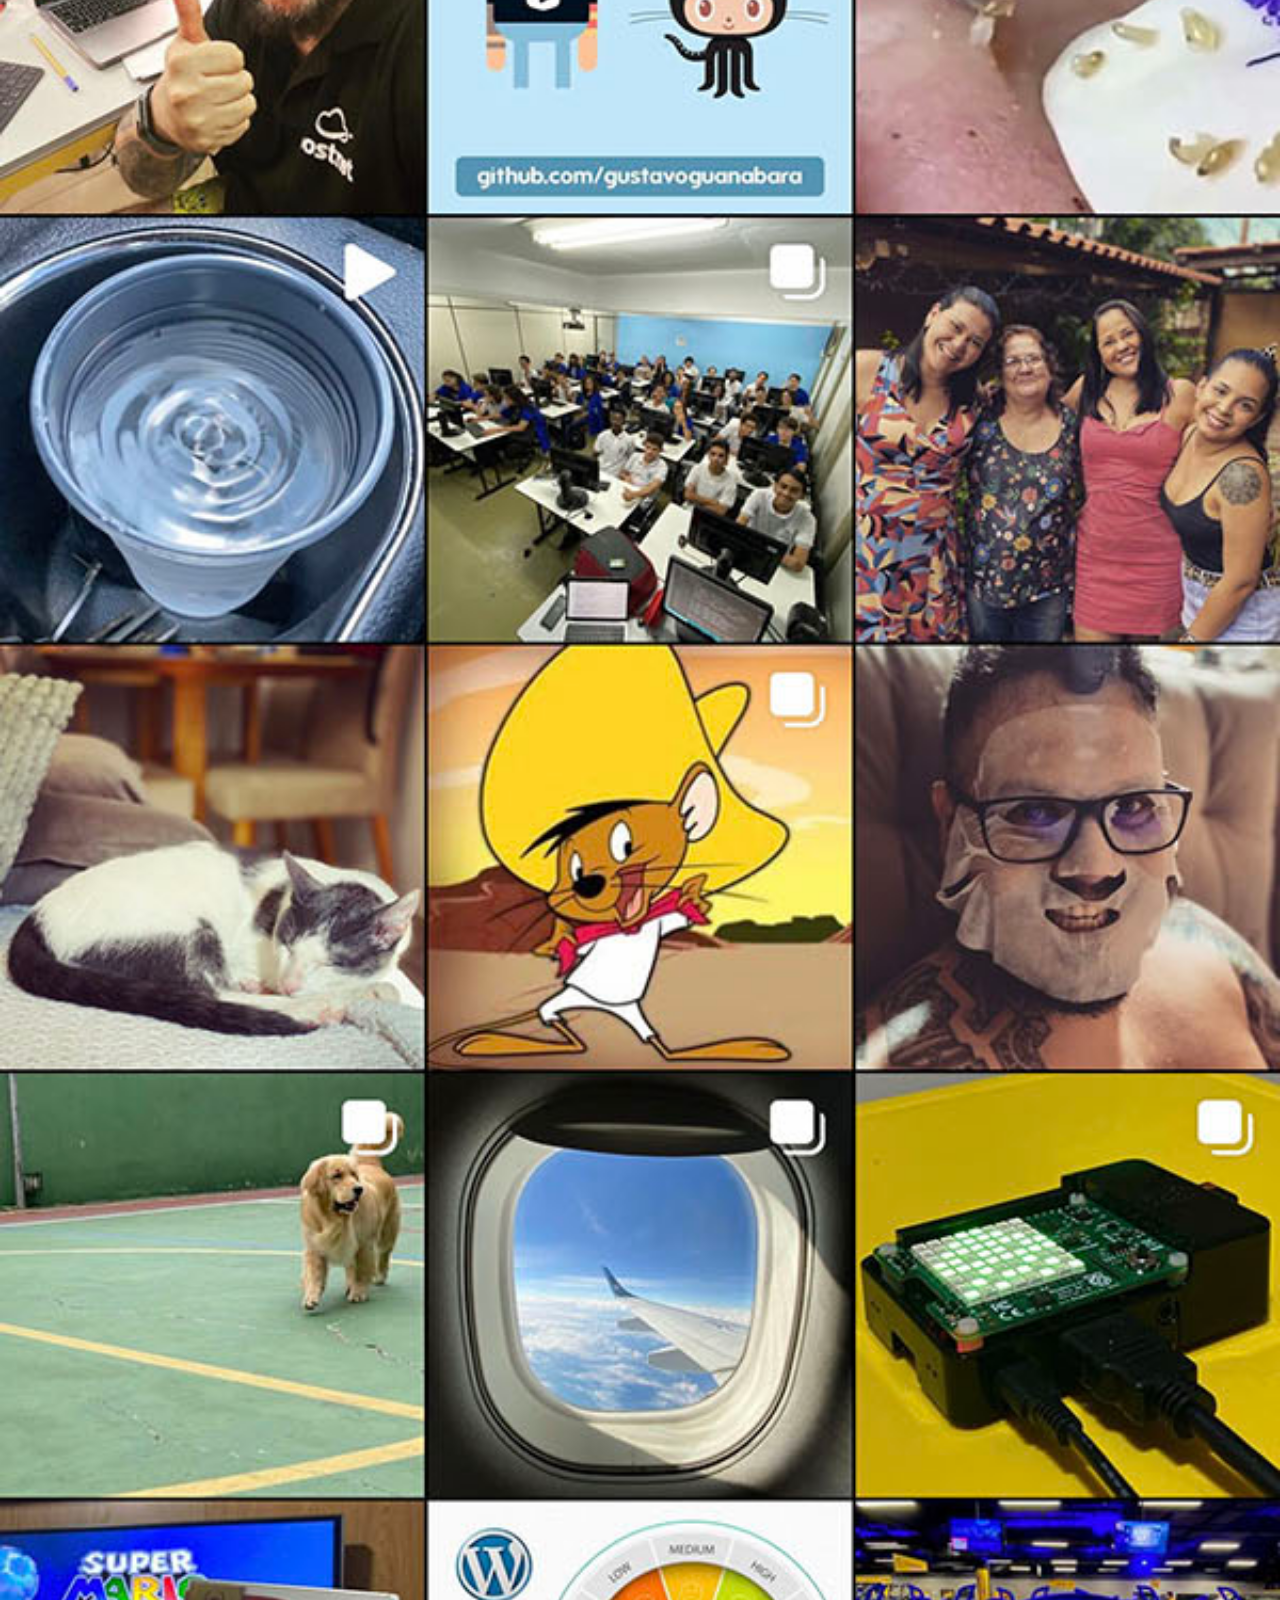
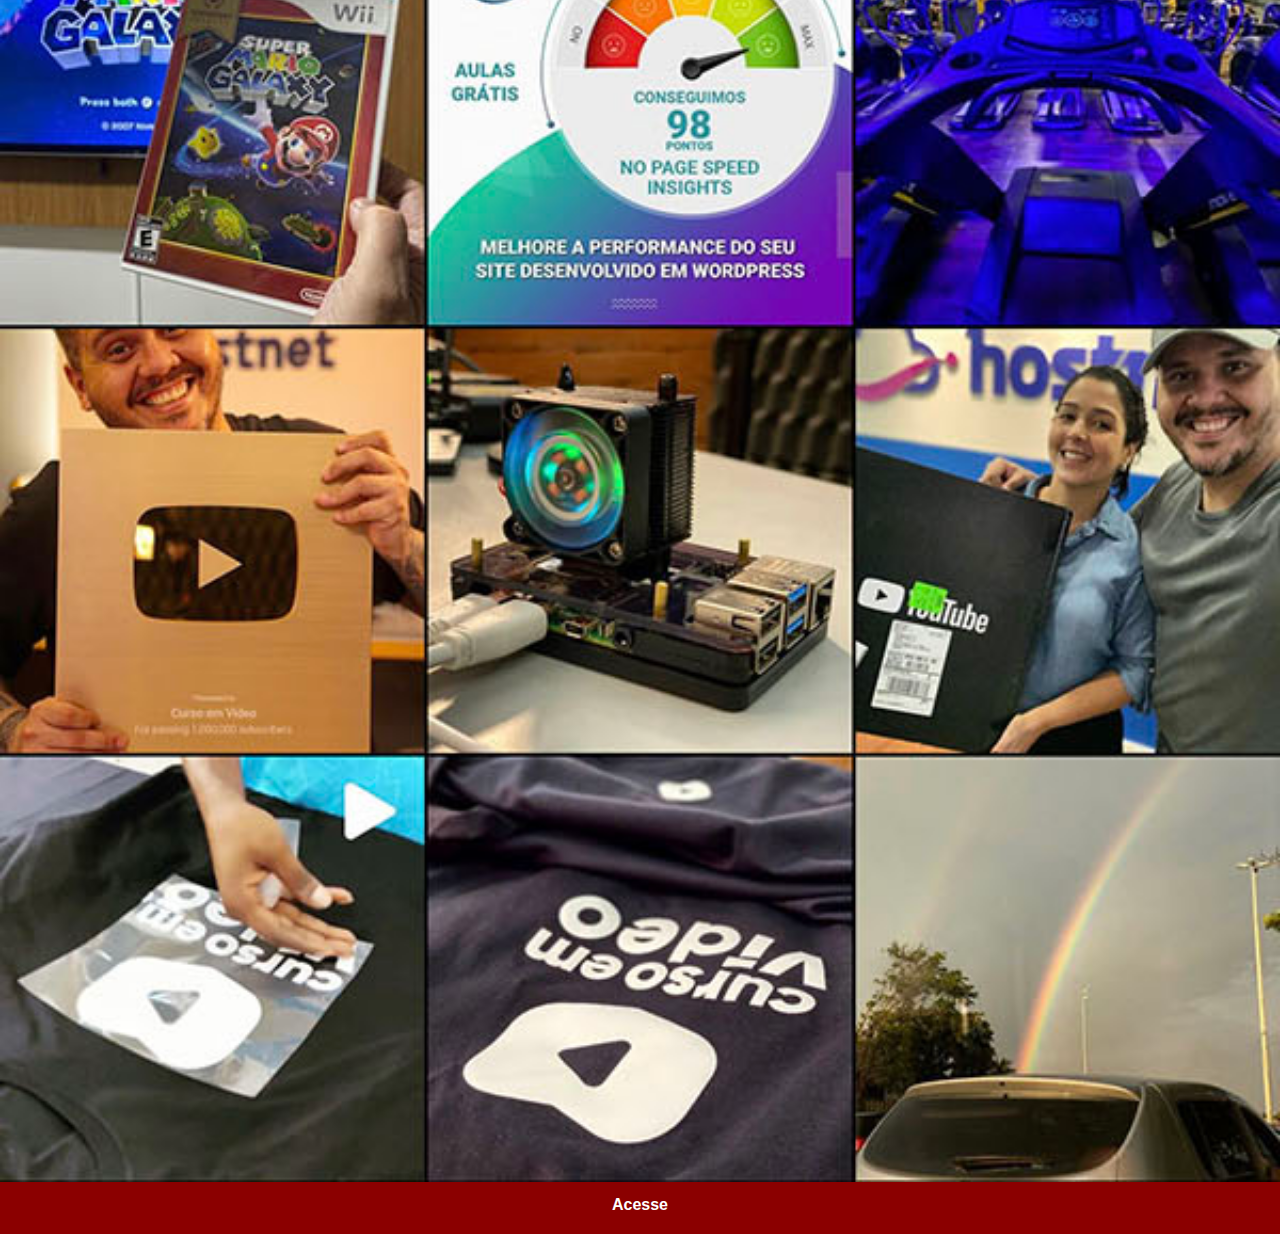
<file: telas/instagram.html>
<!DOCTYPE html>
<html lang="en">
<head>
    <meta charset="UTF-8">
    <meta http-equiv="X-UA-Compatible" content="IE=edge">
    <meta name="viewport" content="width=device-width, initial-scale=1.0">
    <link rel="stylesheet" href="../estilos/social.css">
    <title>Document</title>
</head>
<body>
    <img src="../imagens/tela-instagram.jpg" alt="Instagram">
    <a href="https://www.instagram.com/gustavoguanabara/" target="_blank">Acesse</a>
</body>
</html>
</file>
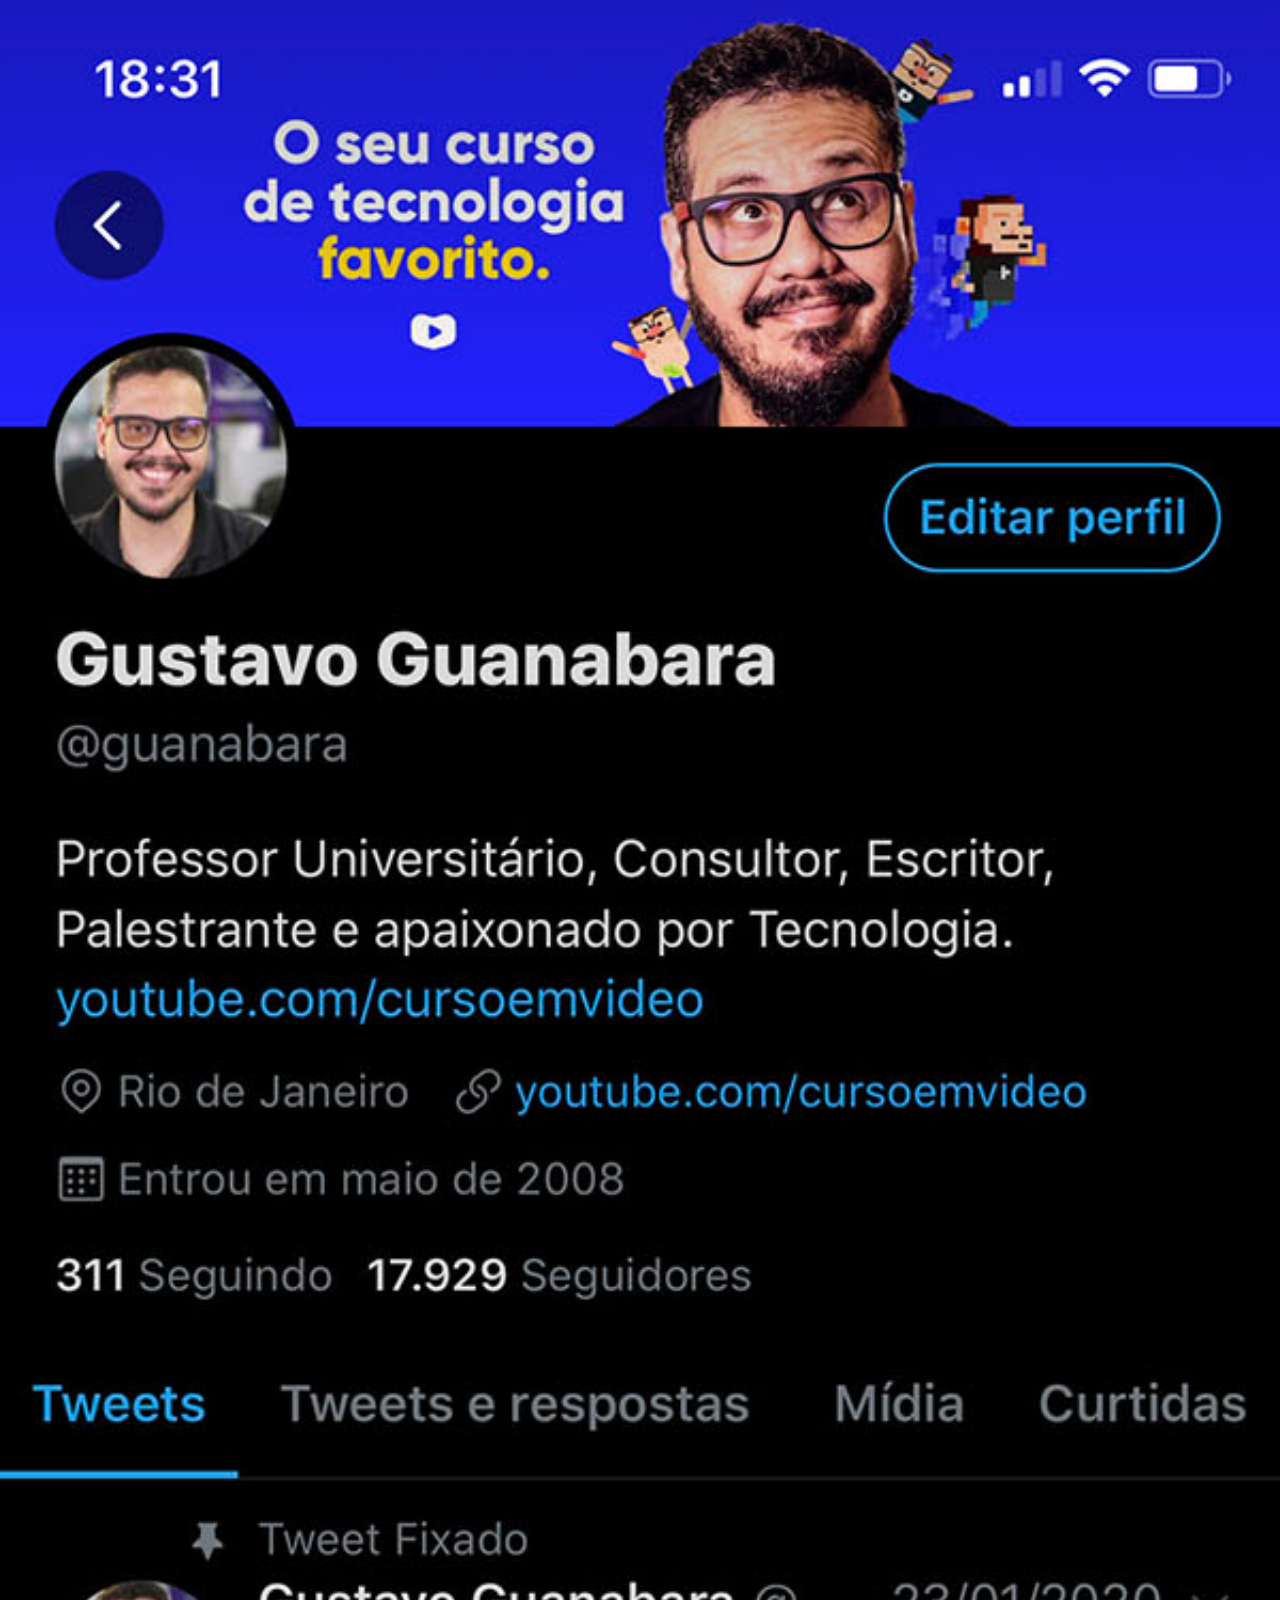
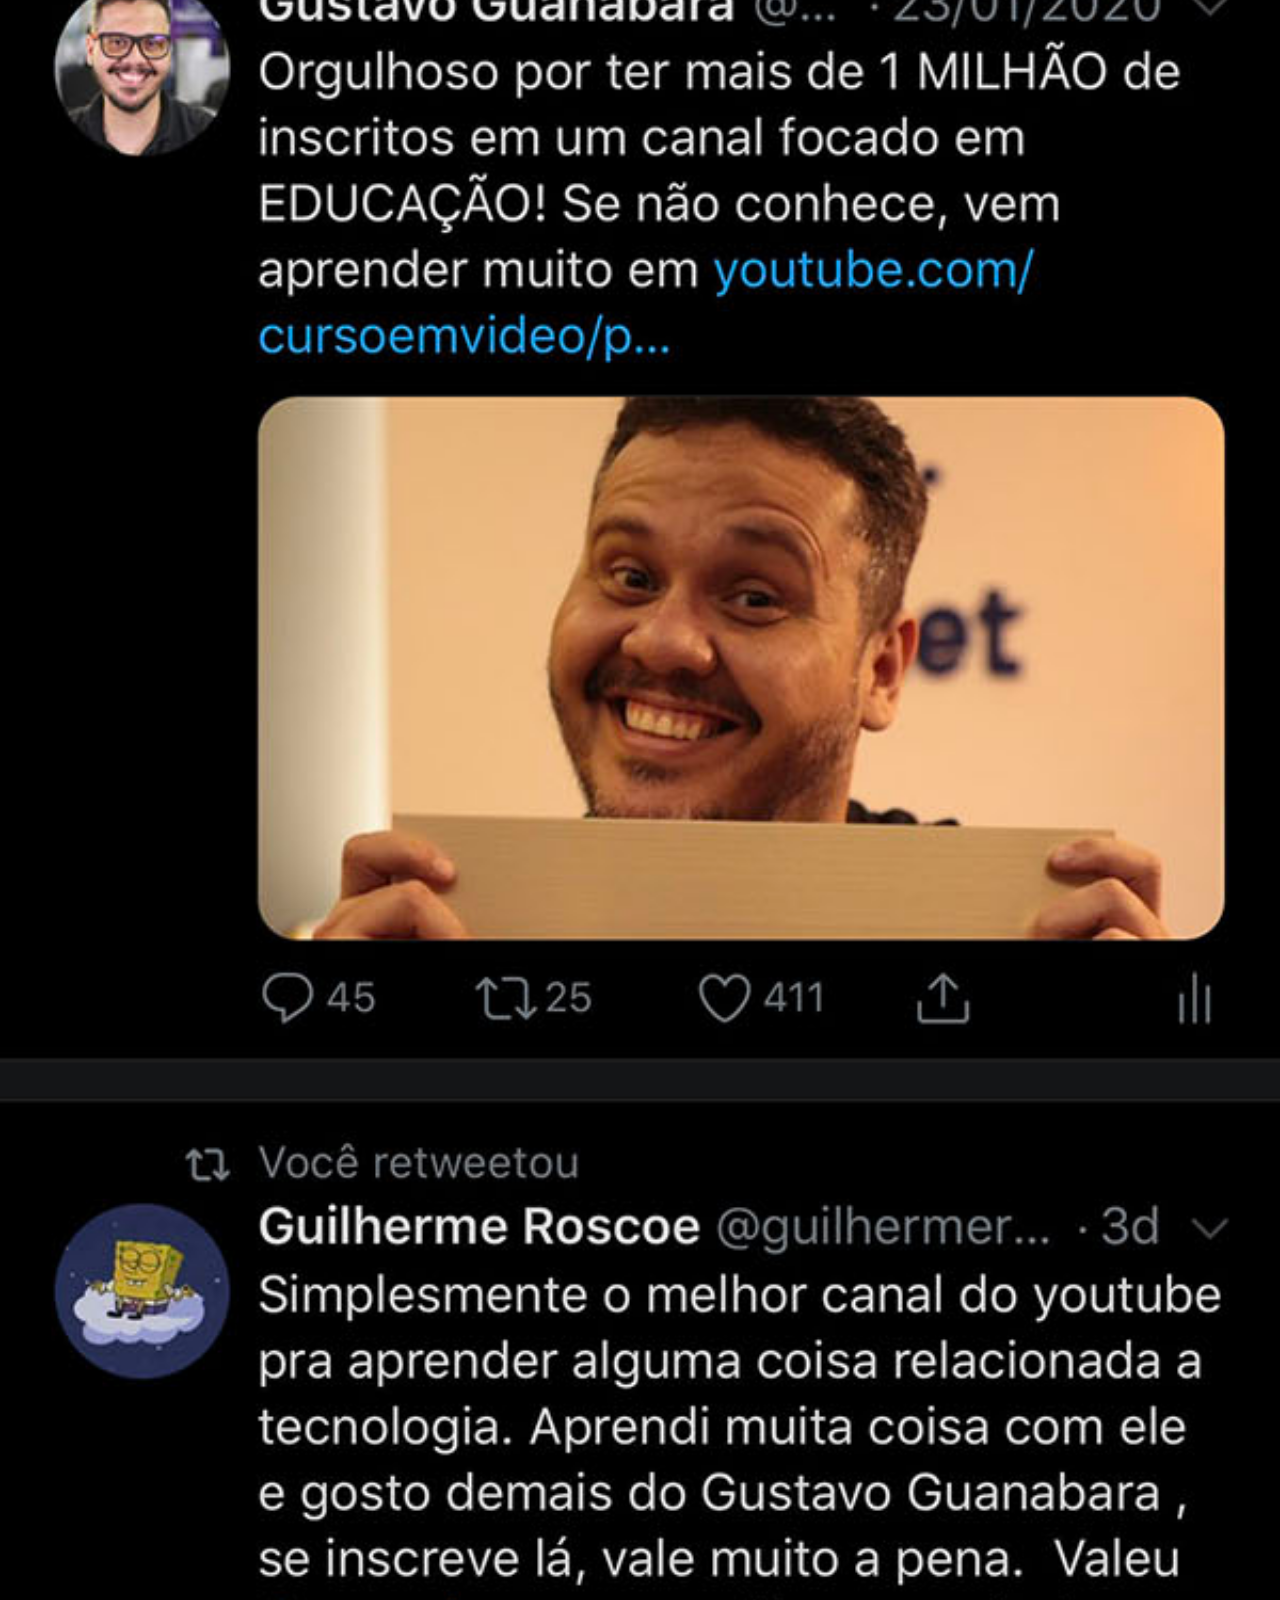
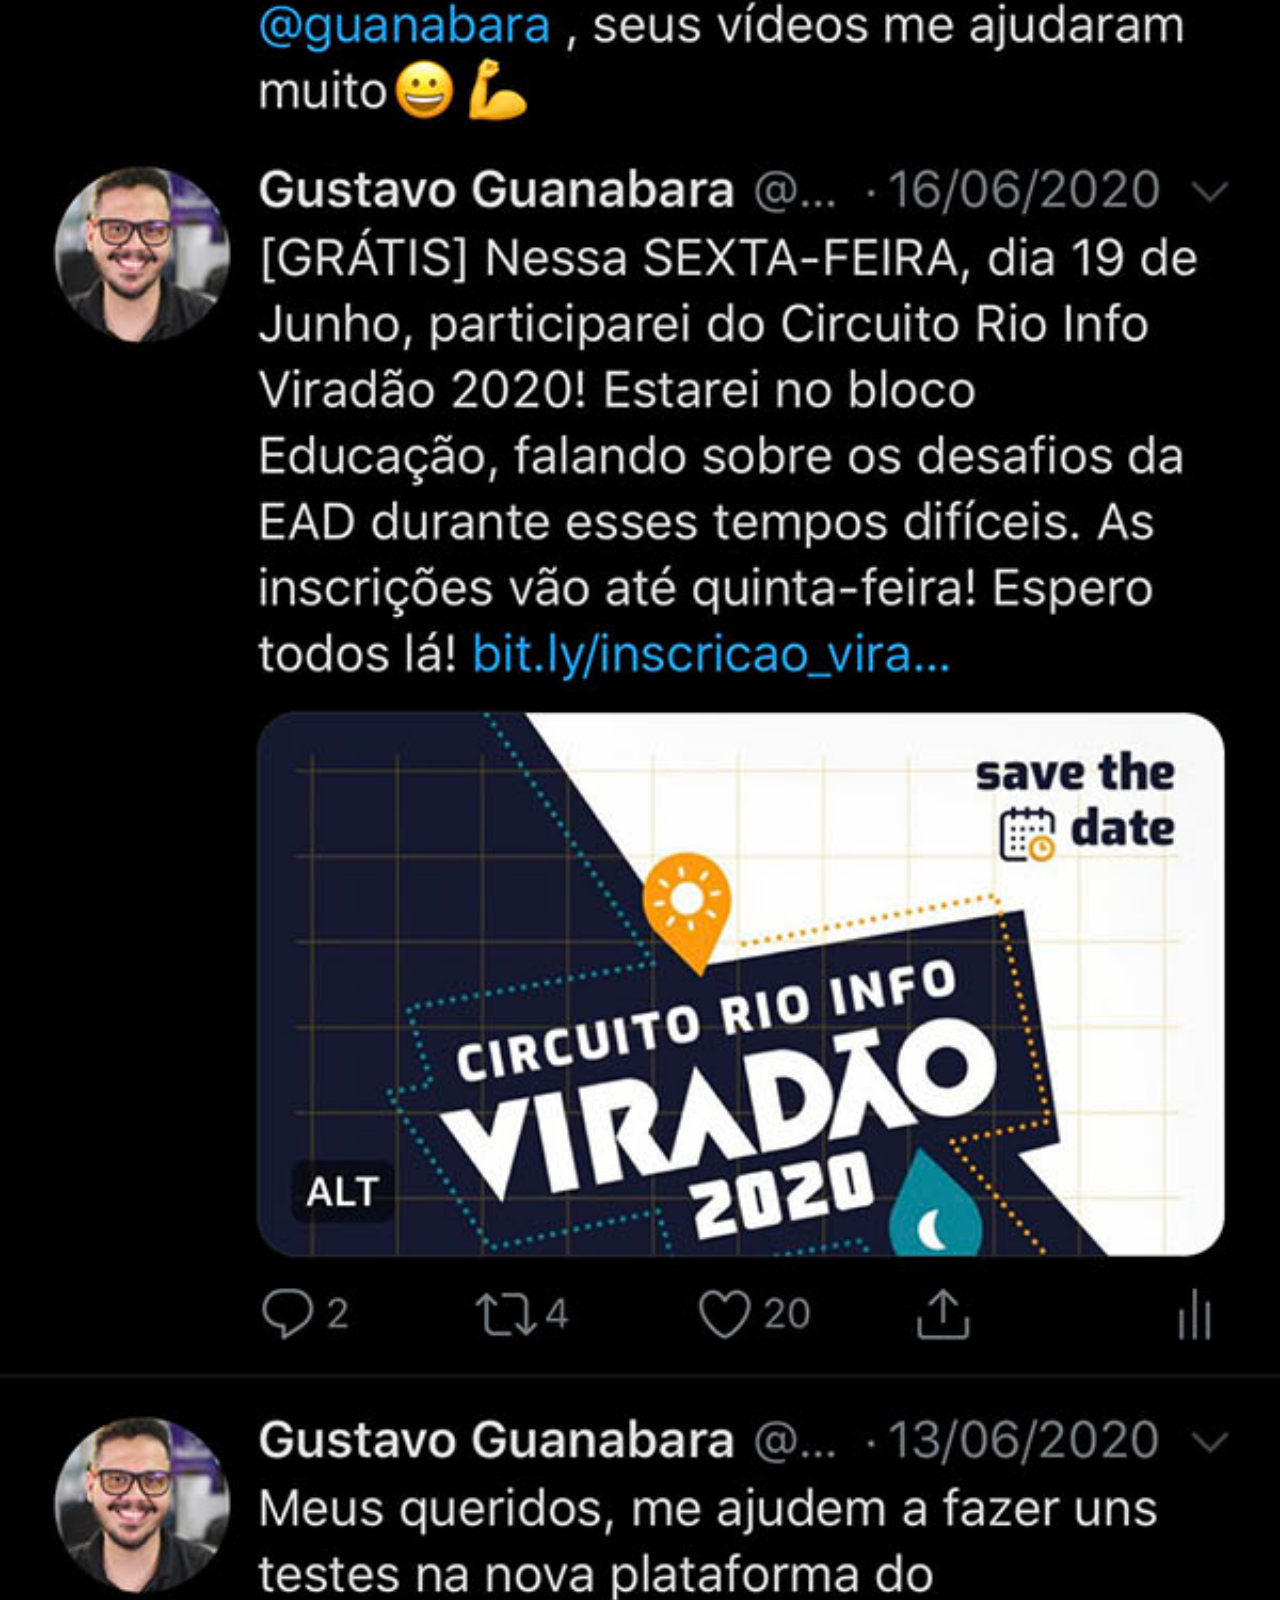
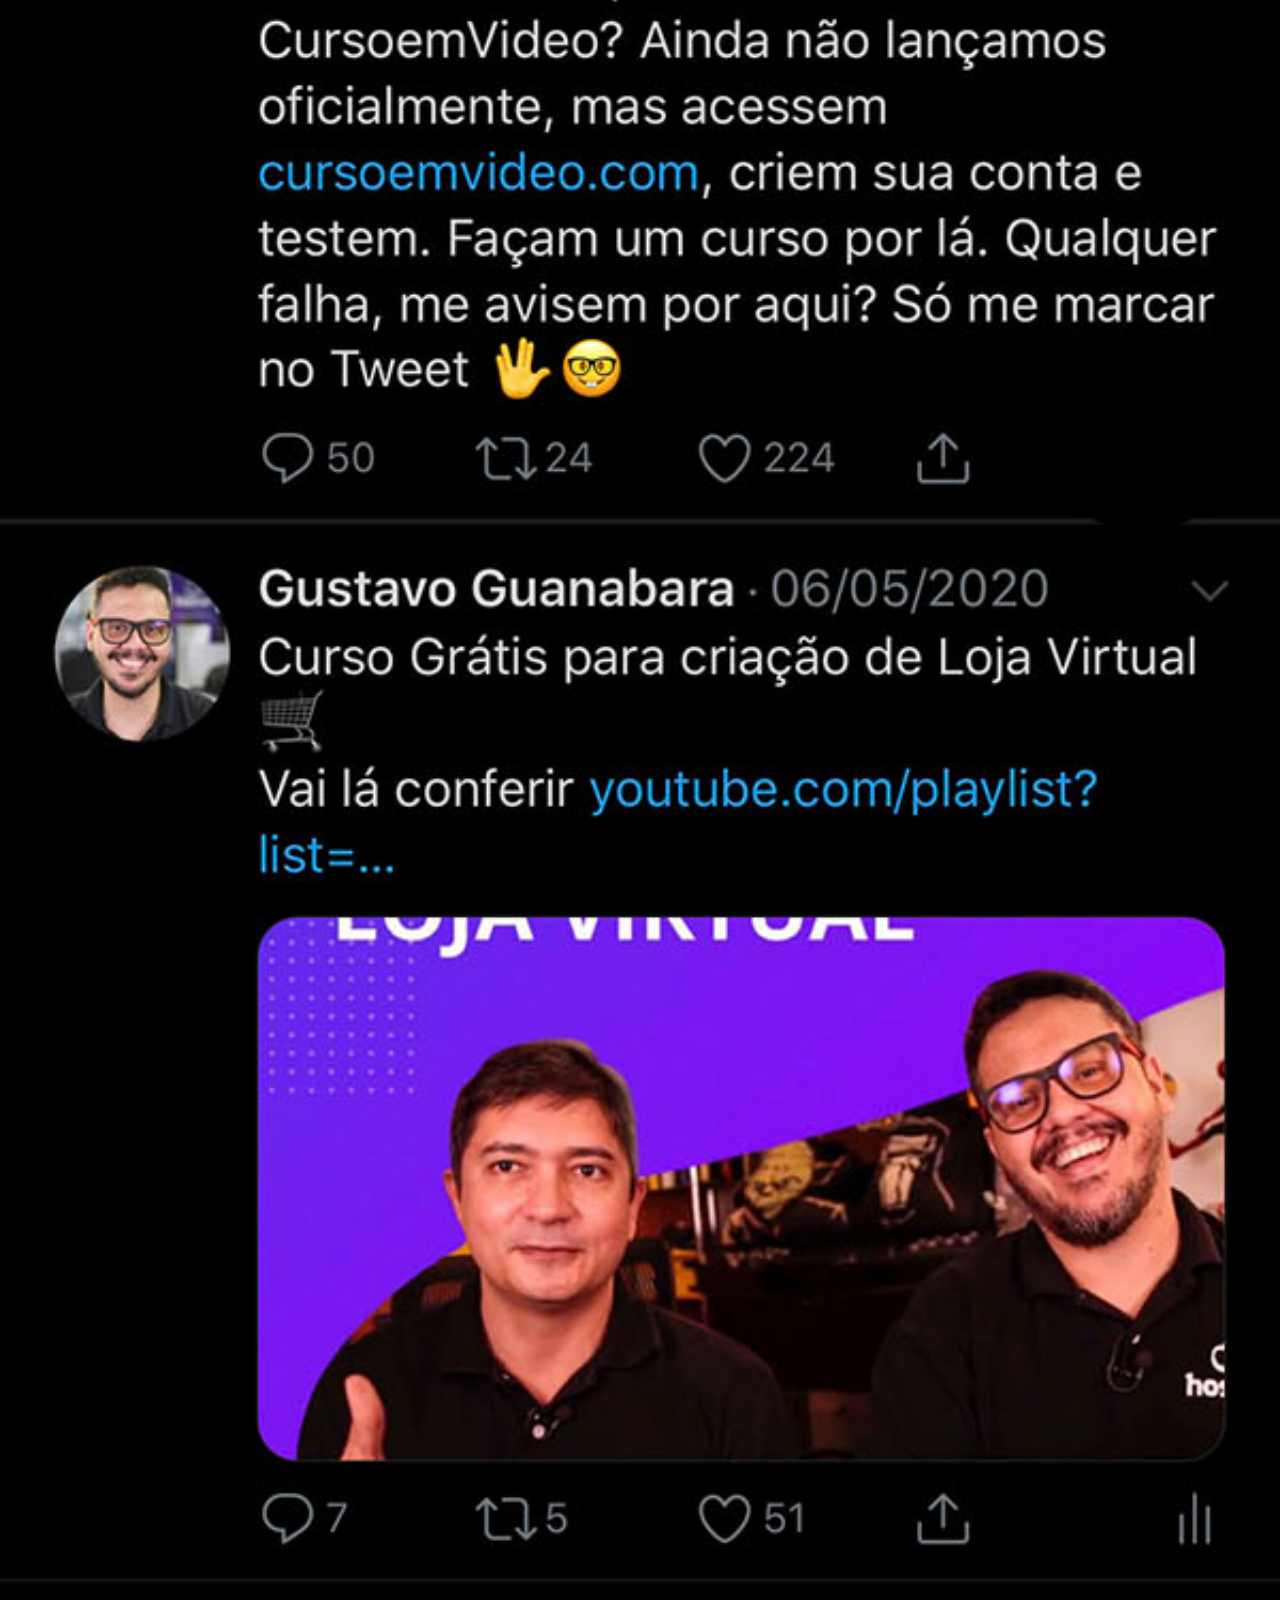
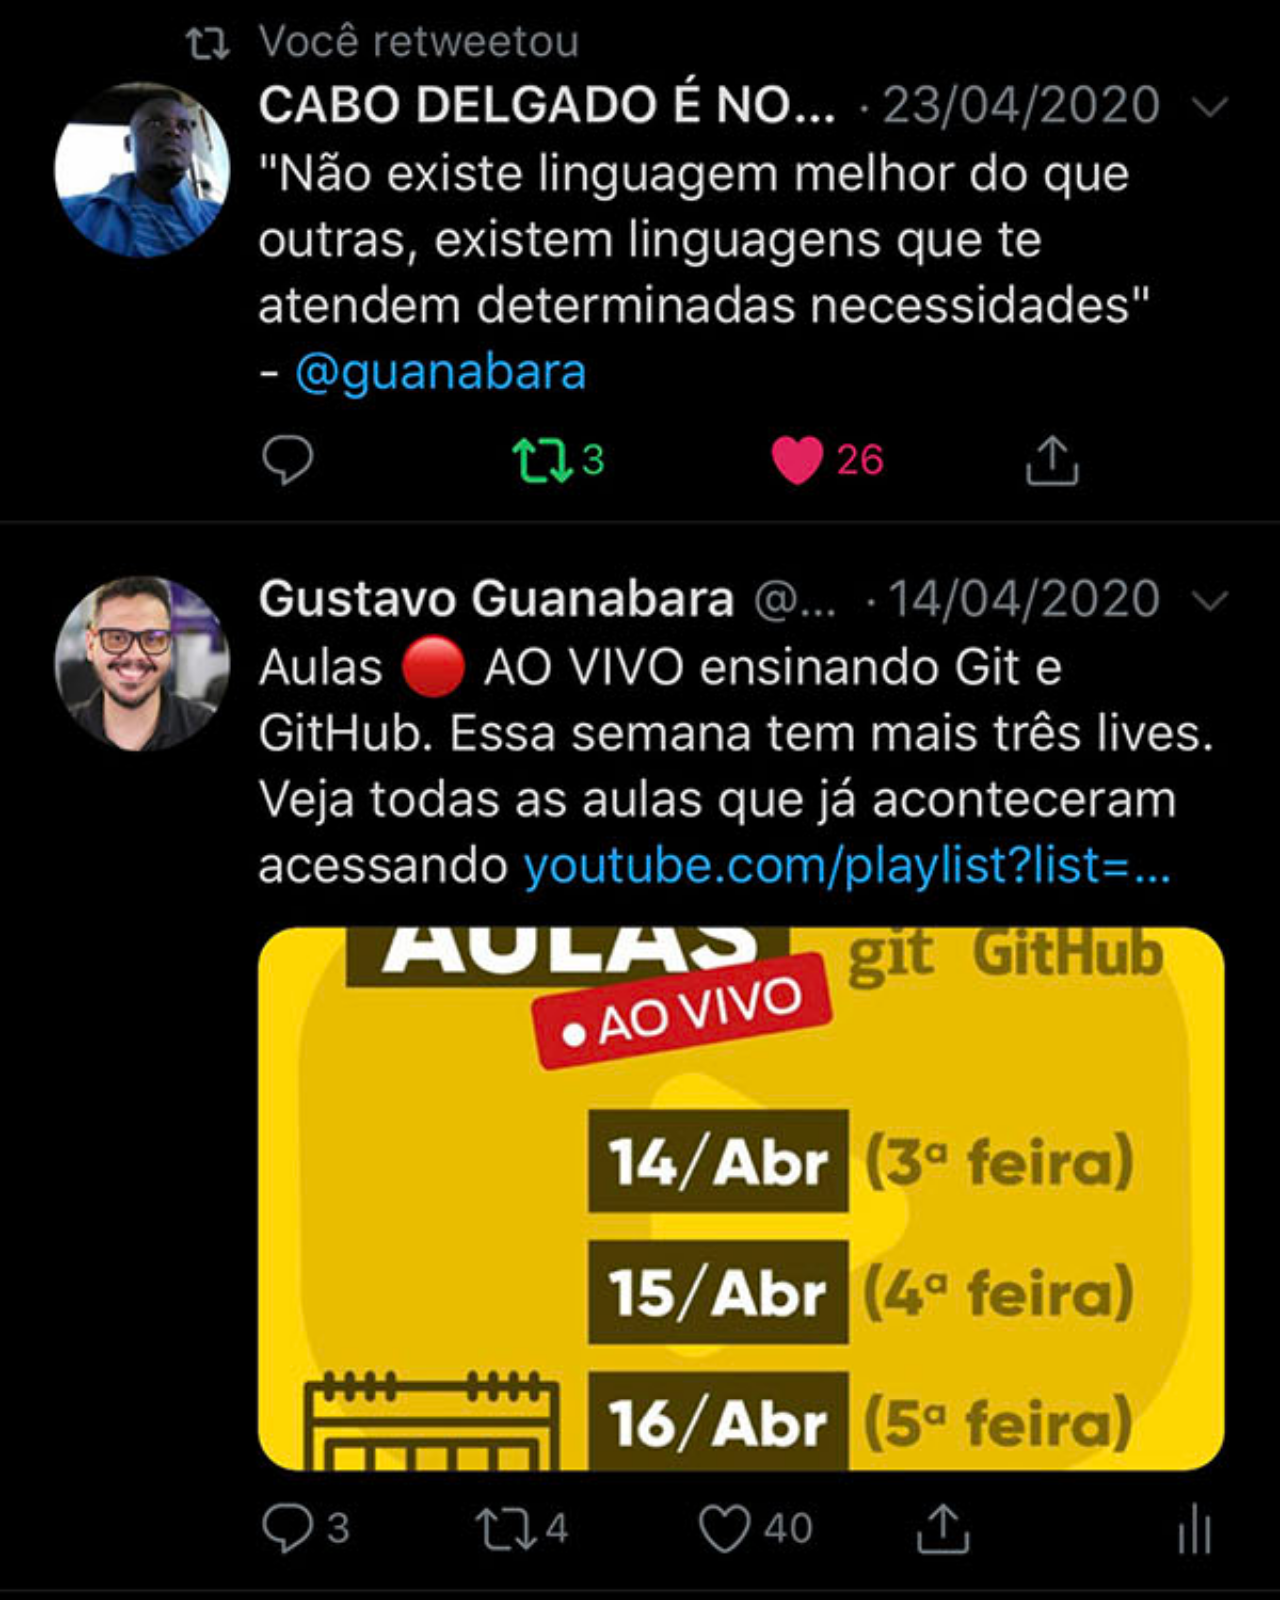
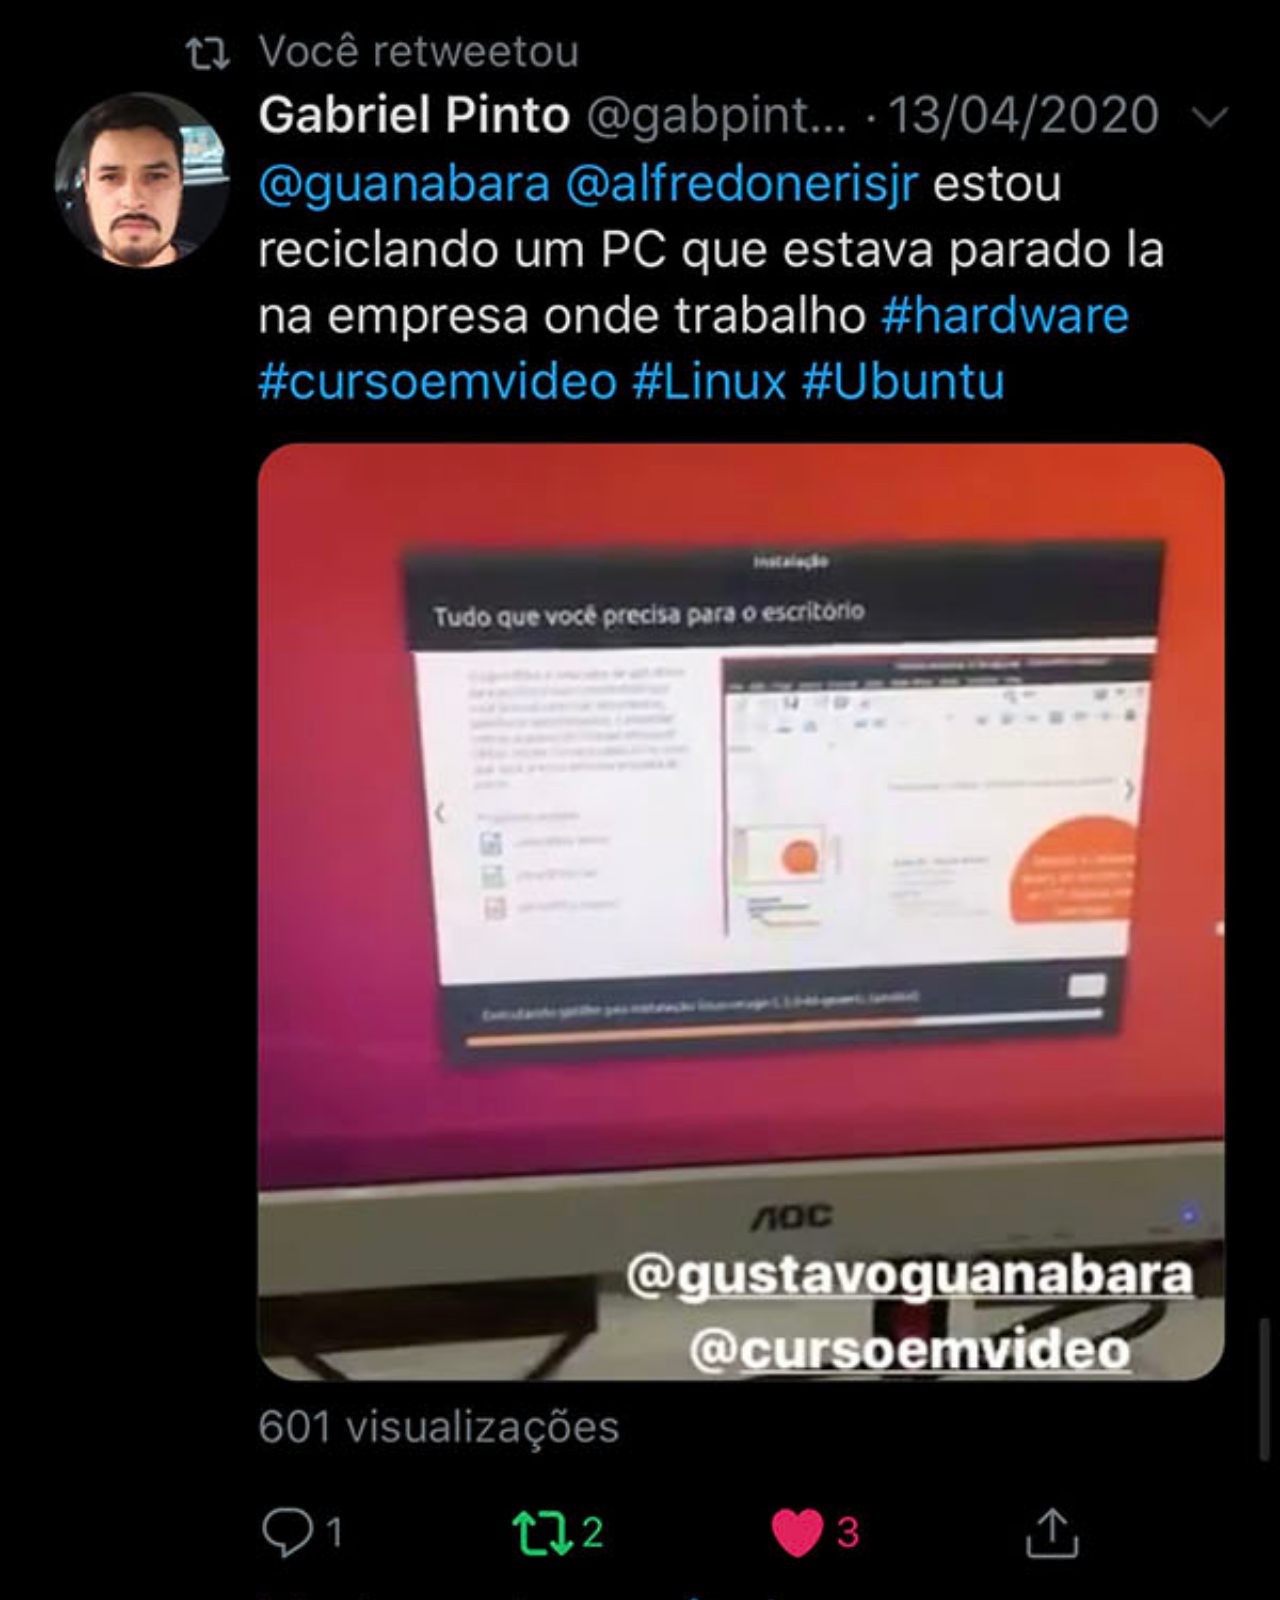
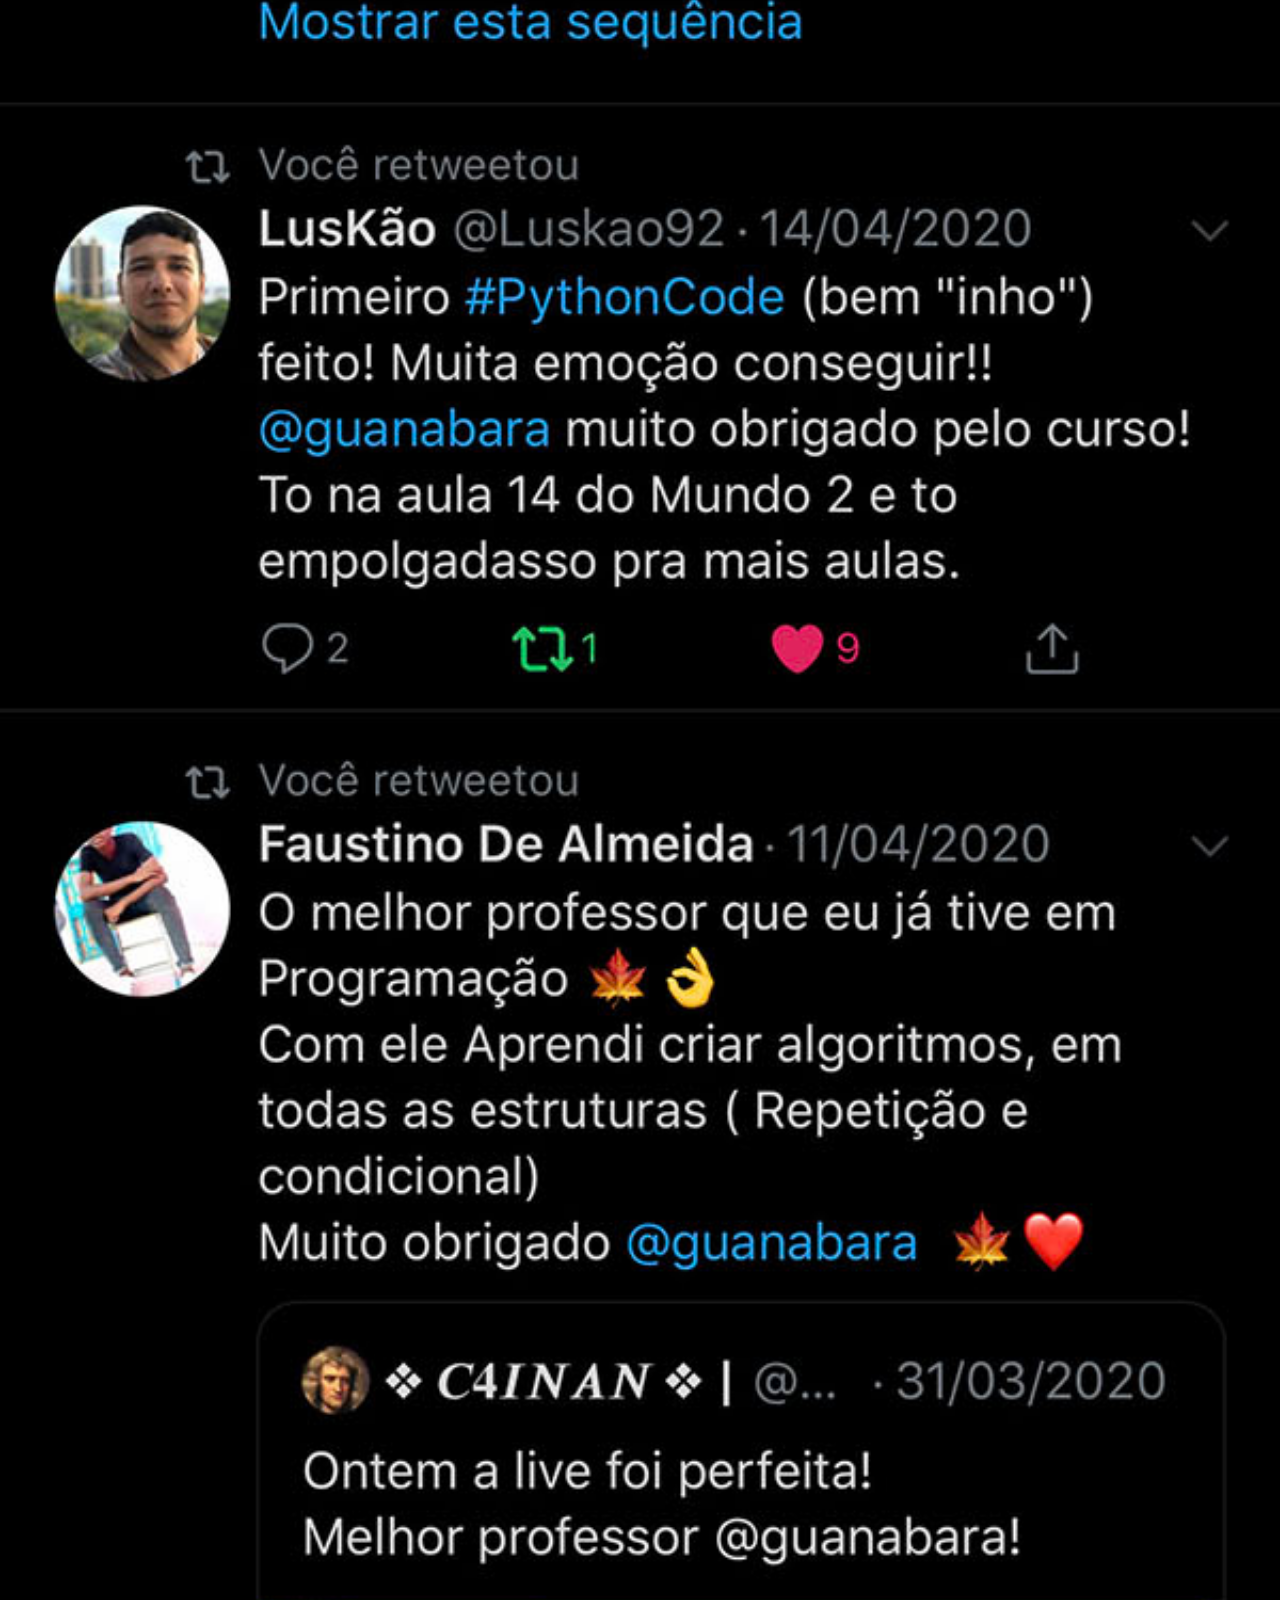
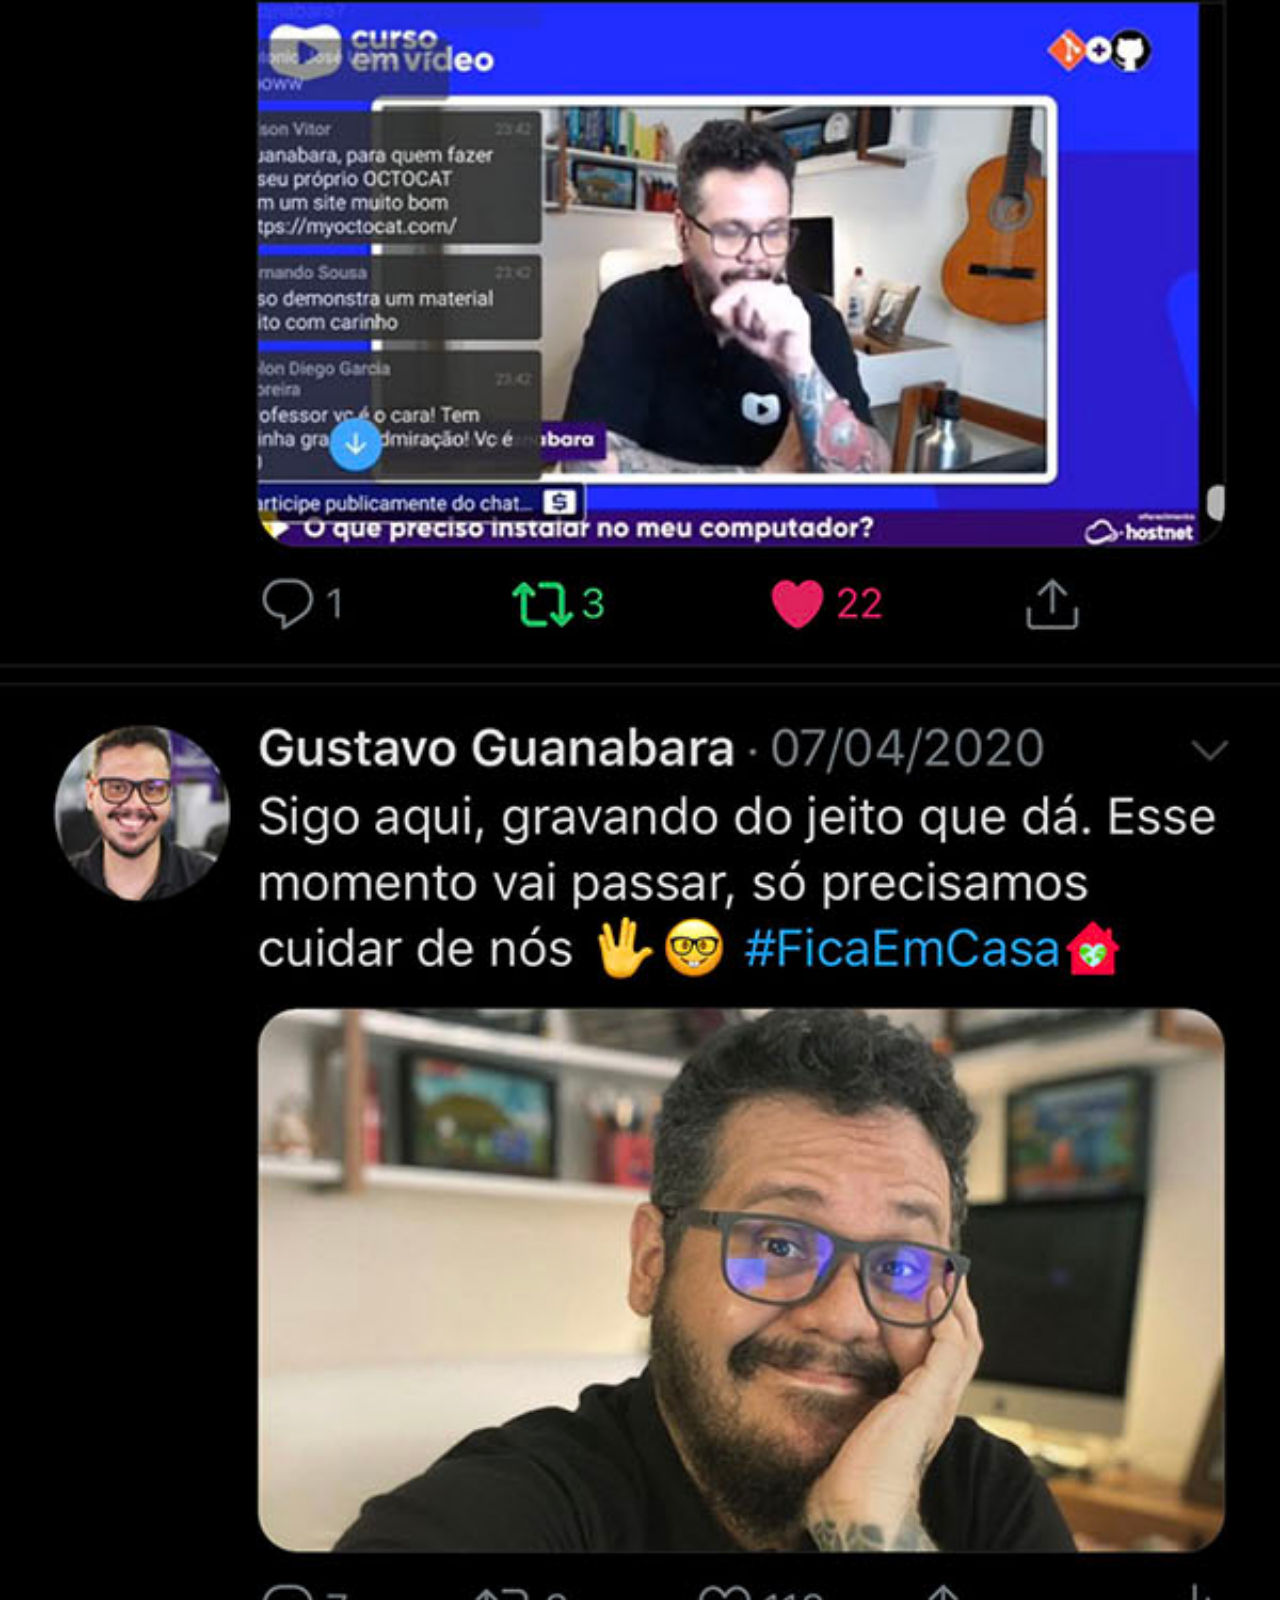
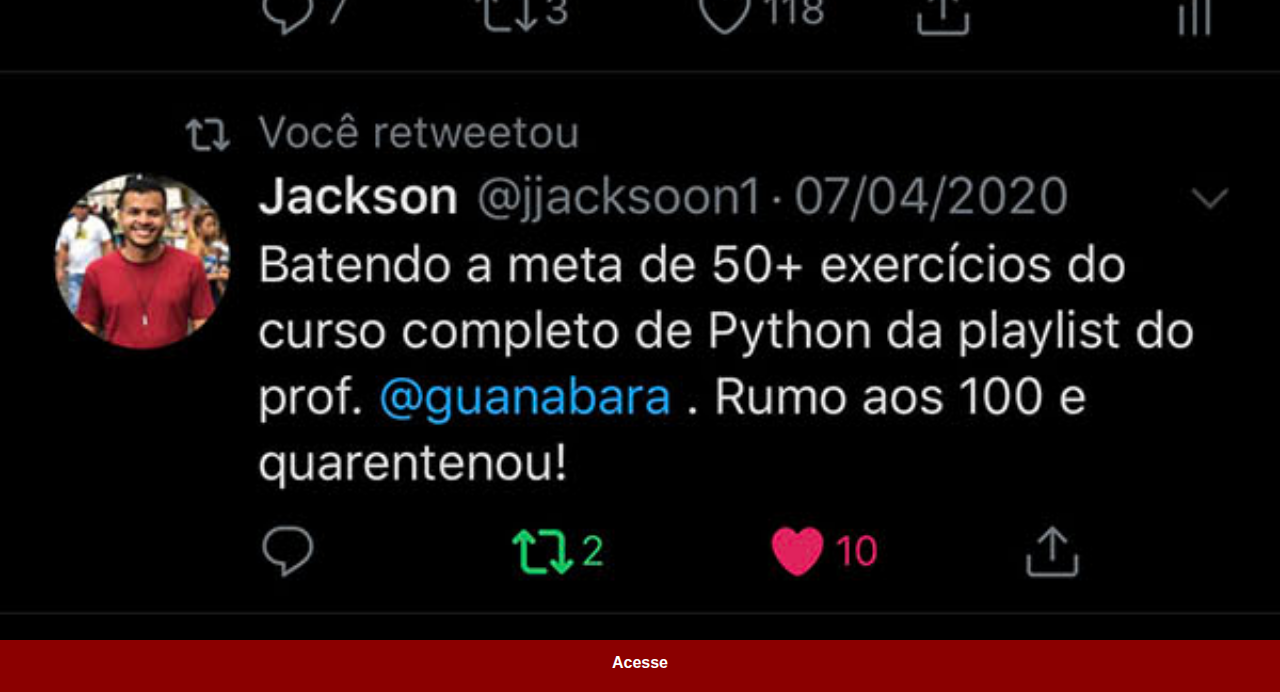
<file: telas/twitter.html>
<!DOCTYPE html>
<html lang="en">
<head>
    <meta charset="UTF-8">
    <meta http-equiv="X-UA-Compatible" content="IE=edge">
    <meta name="viewport" content="width=device-width, initial-scale=1.0">
    <title>Twitter</title>
    <link rel="stylesheet" href="../estilos/social.css">
</head>
<body>
    <img src="../imagens/tela-twitter.jpg" alt="Twitter">
    <a href="https://twitter.com/guanabara" target="_blank">Acesse</a>
</body>
</html>
</file>
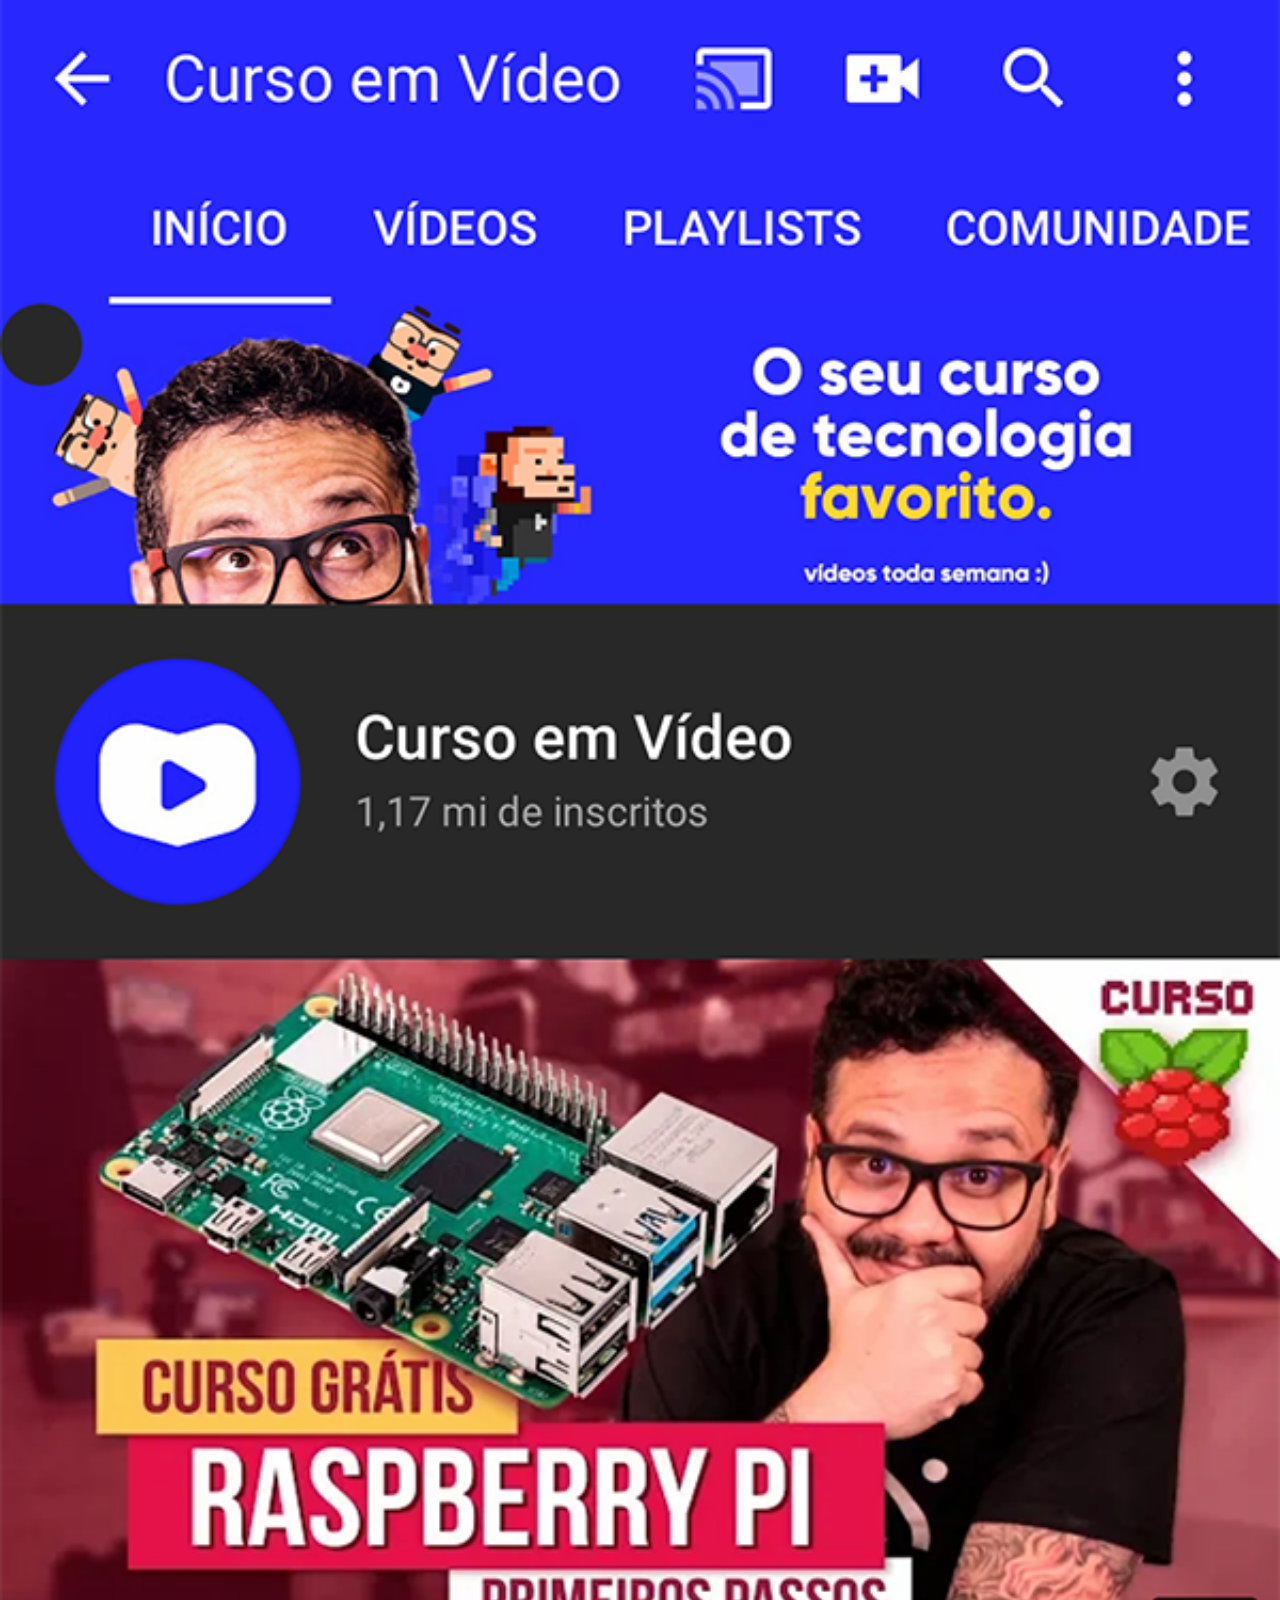
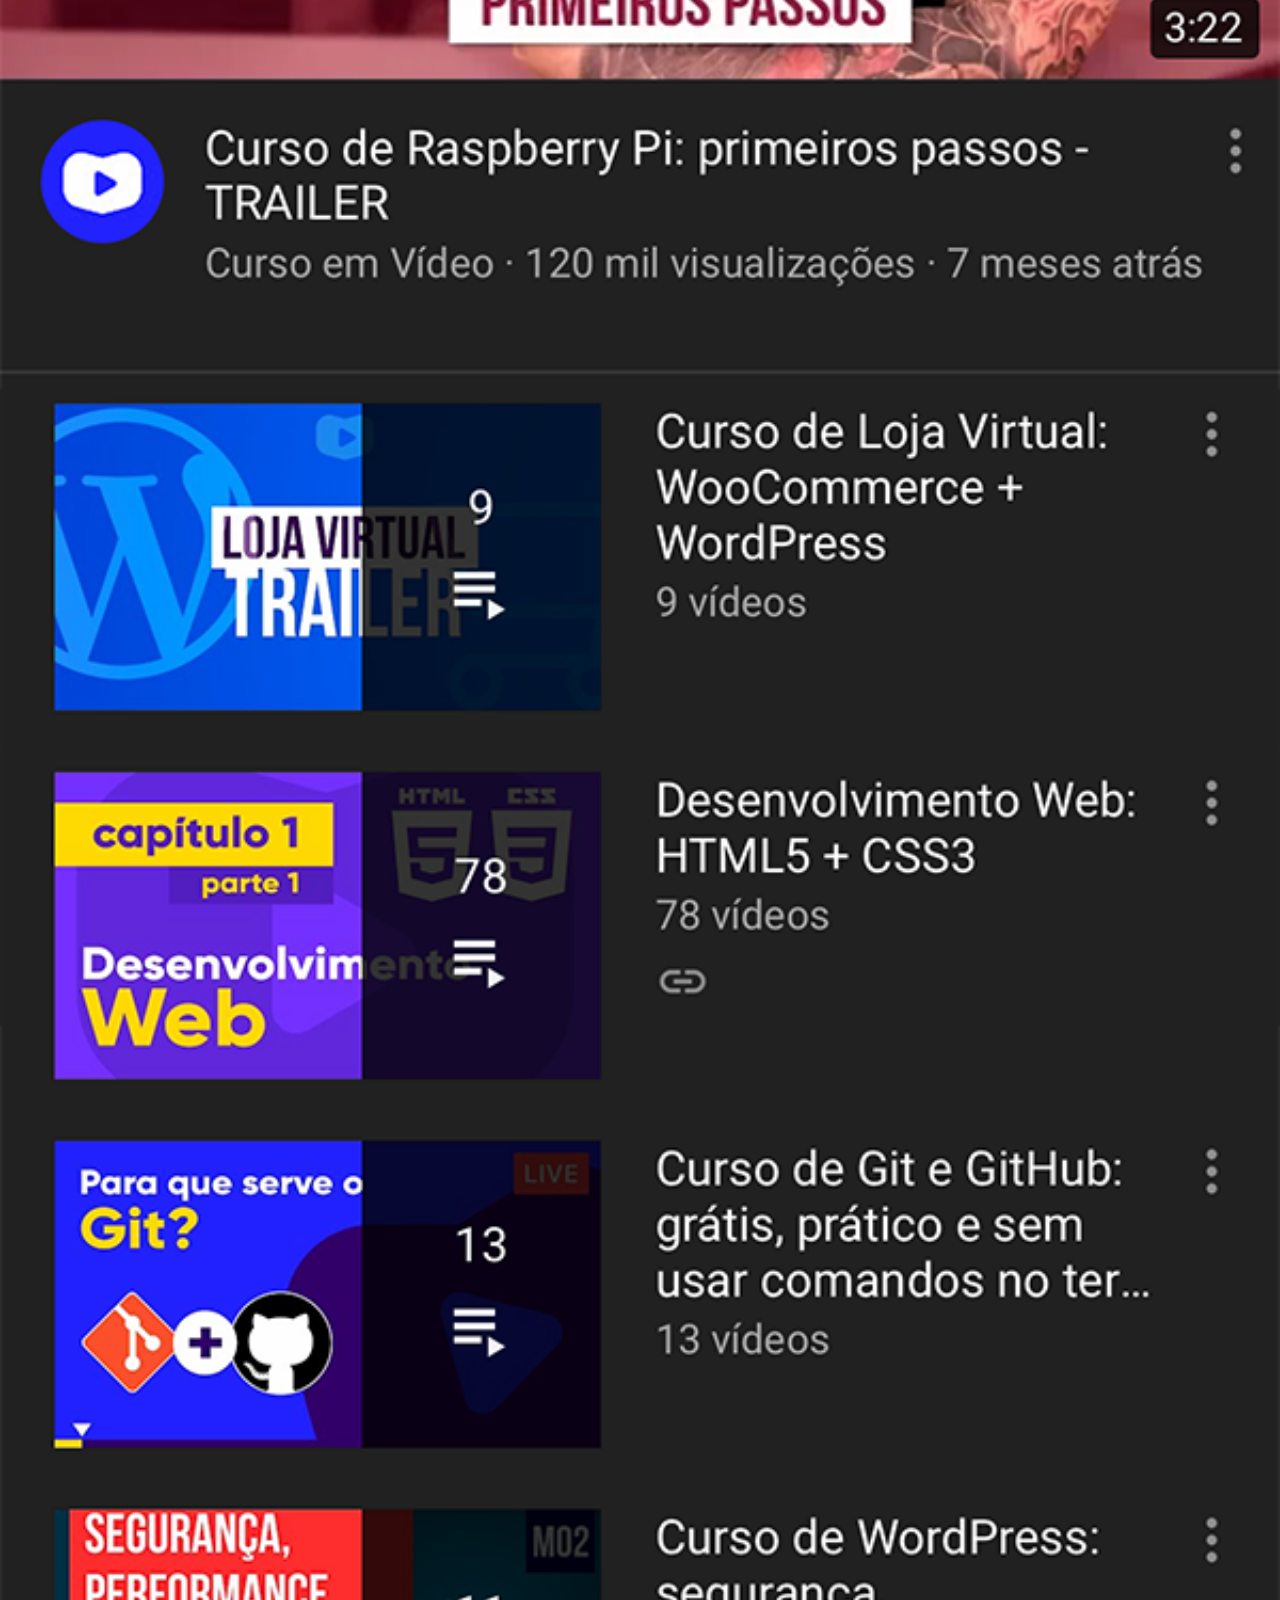
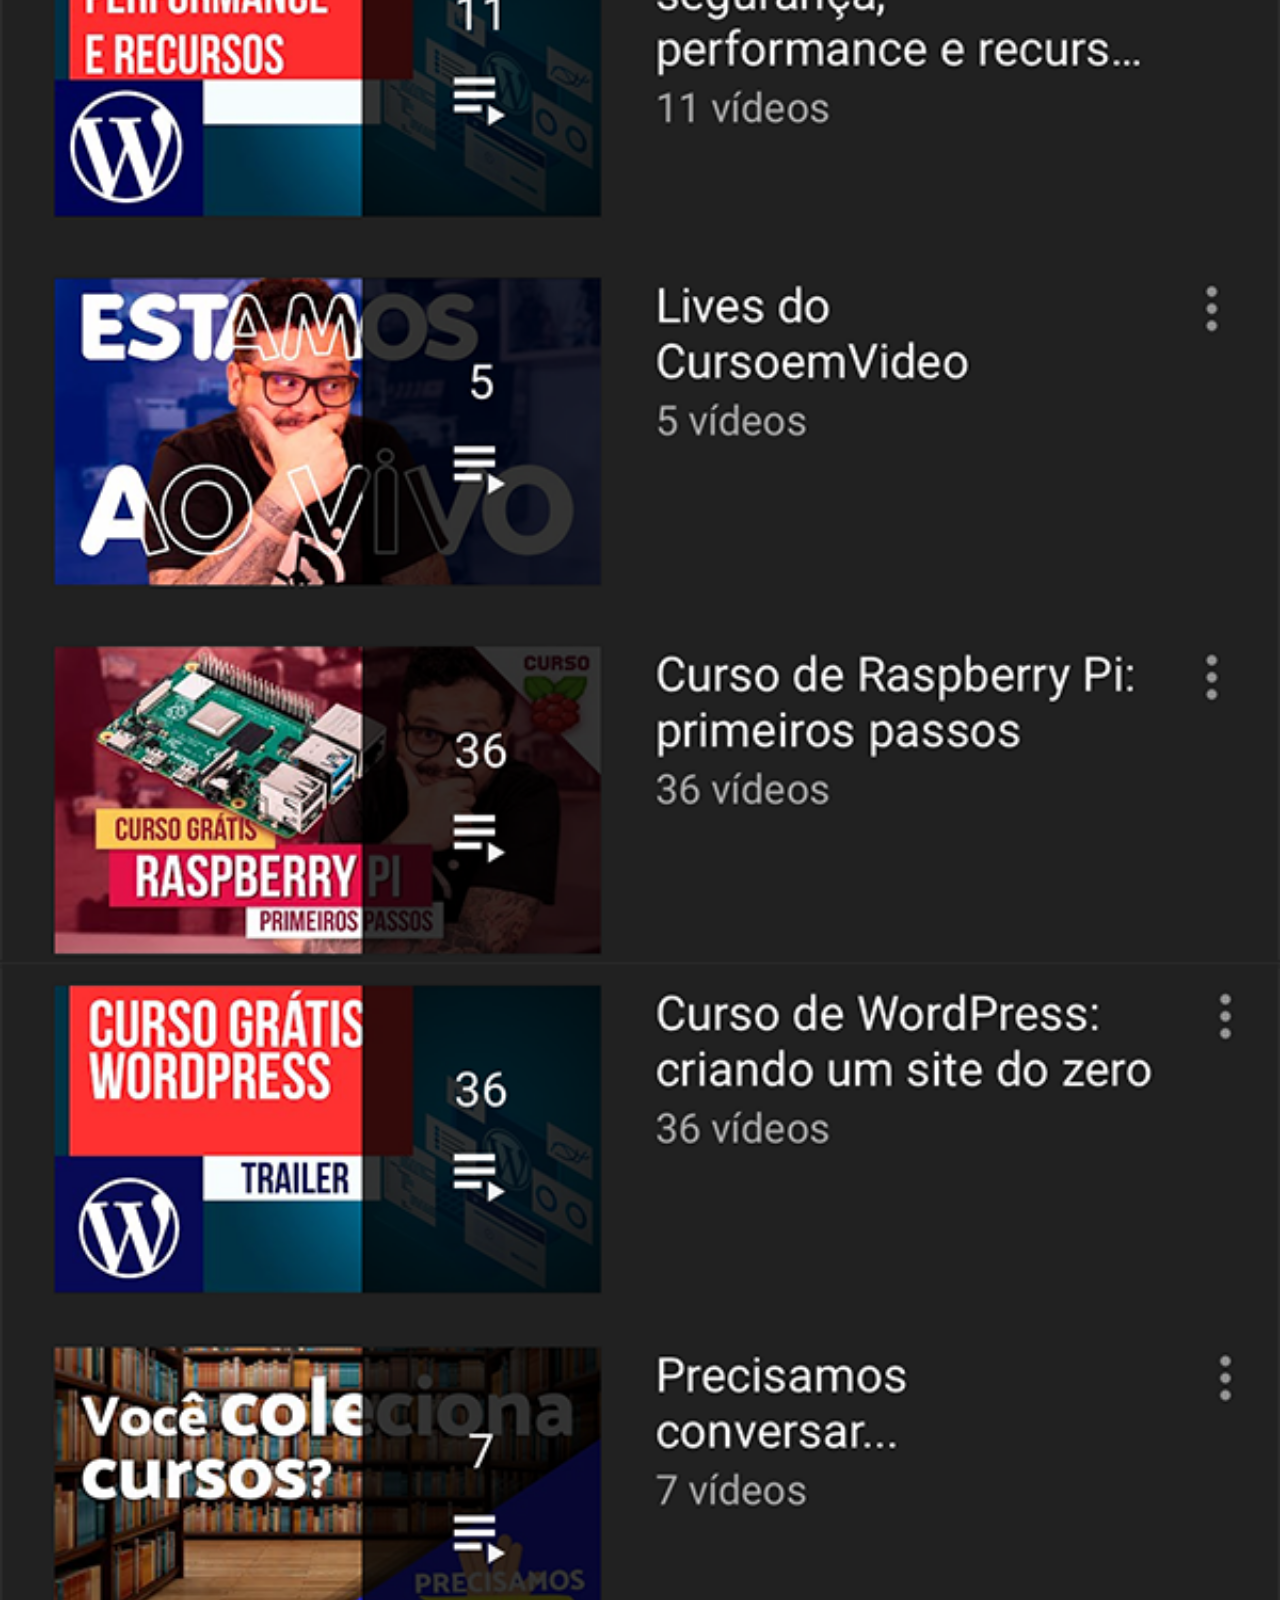
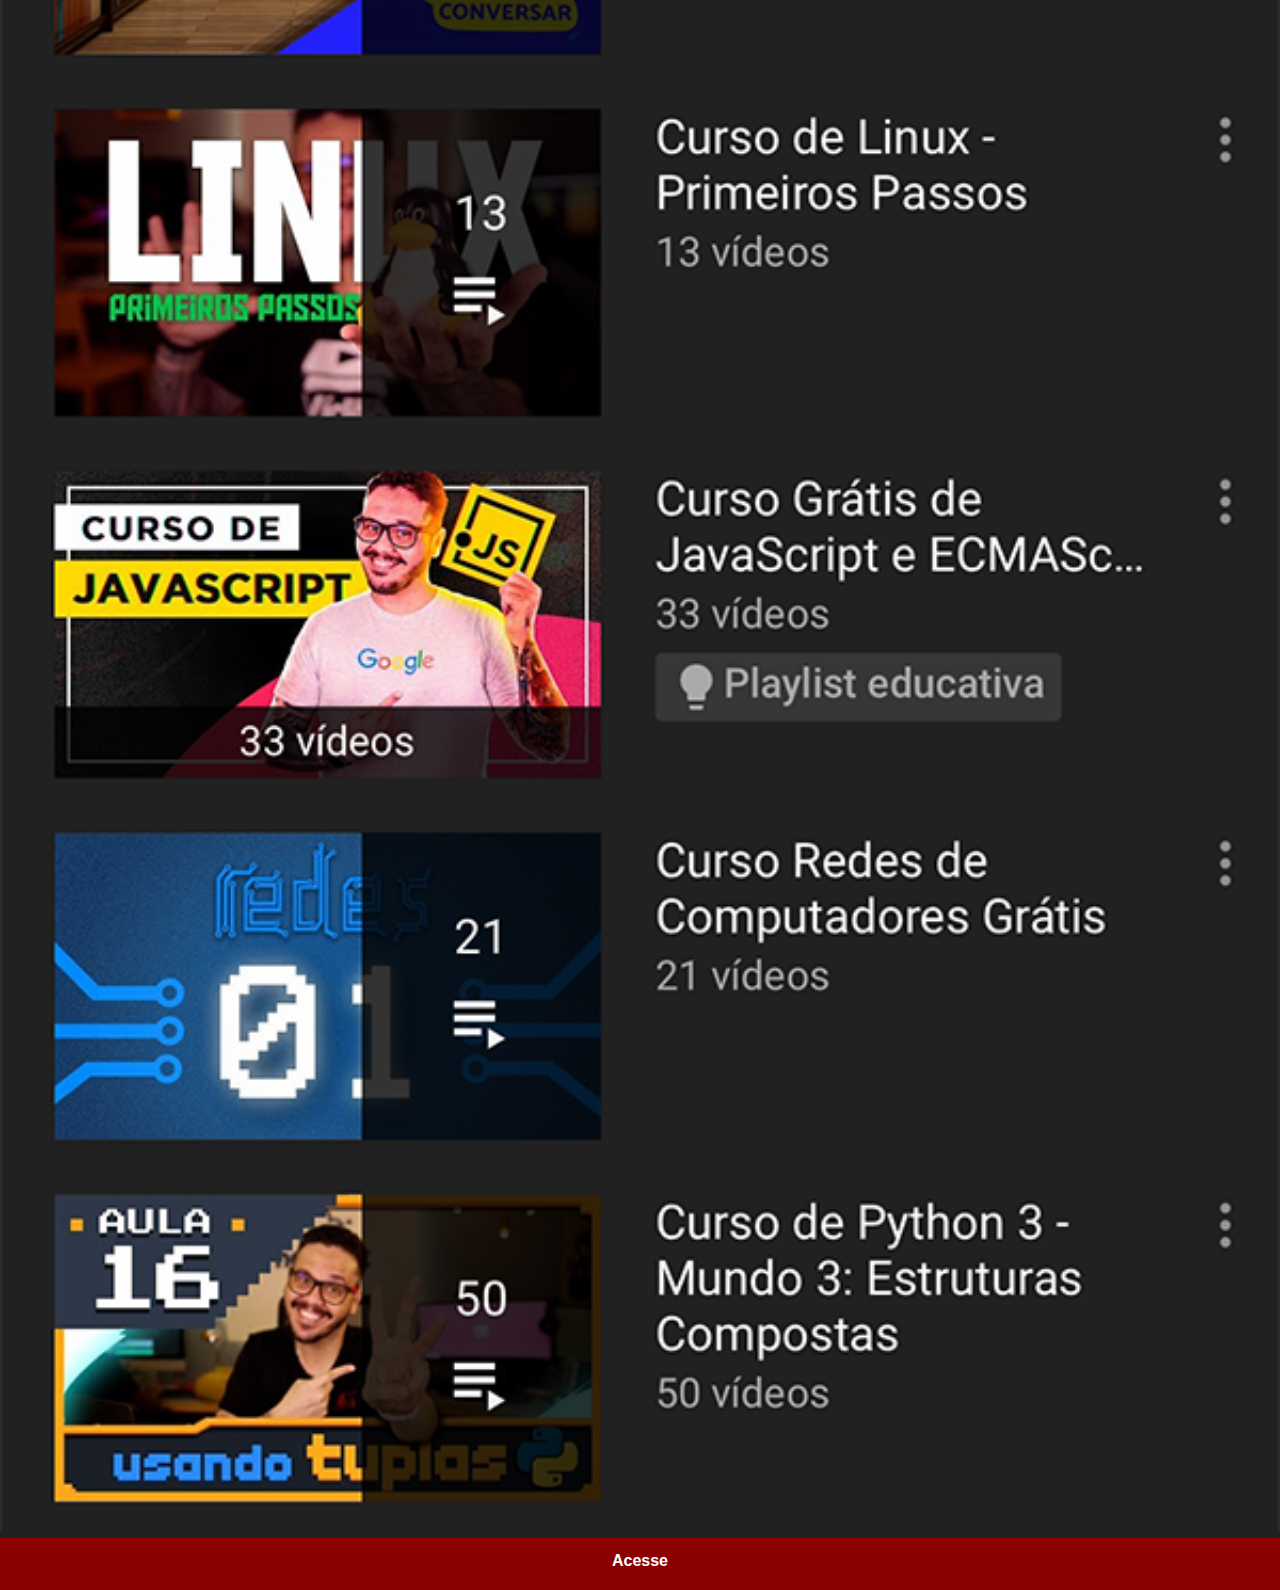
<file: telas/youtube.html>
<!DOCTYPE html>
<html lang="en">
<head>
    <meta charset="UTF-8">
    <meta http-equiv="X-UA-Compatible" content="IE=edge">
    <meta name="viewport" content="width=device-width, initial-scale=1.0">
    <title>Youtube</title>
    <link rel="stylesheet" href="../estilos/social.css">
</head>
<body>
    <img src="../imagens/tela-youtube.png" alt="Youtube">
    <a href="https://www.youtube.com/@CursoemVideo" target="_blank" >Acesse</a>
</body>
</html>
</file>
<file: estilos/style.css>
@charset "UTF-8";

*{
    margin: 0px;
    padding: 0px;
}

html, body{
    height: 100vh;
    width: 100vw;
    background-color: black;
}

body{
    background: url("../imagens/fundo-madeira.jpg") no-repeat
    center;
    background-size: cover;
    background-attachment: fixed;

}

main{
    height: 100vh;
    position: relative;
}



section#telefone{
    /*Deixa o celular centralizado em X e Y */
    position: absolute;
    top: 50%;
    left: 50%;
    transform: translate(-50%, -50%);

    height: 627px;
    width: 311px;
    background: url('../imagens/frame-iphone.png') no-repeat;
    
}

iframe#tela{
    position: relative;
    top: 80px;
    left: 21.5px;
    width: 267.5px;
    height: 471px;
}

section#redes-sociais{
    text-align: right;
}

section#redes-sociais img{
    width: 50px;
    margin: 10px;
    border-radius: 50%;
    box-shadow: 2px 2px 5px rgba(0, 0, 0, 0.356);
    box-sizing: border-box;
}

section#redes-sociais img:hover{
    transform: translate(-2px, -2px);
    border: 1px solid rgba(255, 255, 255, 0.158);
    box-shadow: 5px 5px 10px rgba(0, 0, 0, 0.548);
    transition-duration: 0.2s;
}
</file>
<file: estilos/social.css>
@charset "UTF-8";

*{
    margin: 0px;
    padding: 0px;
    font-family: Arial, Helvetica, sans-serif;
}

::-webkit-scrollbar{
    width: 0px;
    height: 0px;
}

img{
    width: 100vw;
}

a{
    display: block;
    background-color: darkred;
    color: white;
    padding: 20px;
    margin-top: -10px;
    text-align: center;
    font-weight: bolder;
    text-decoration: none;
}

a:hover{
    background-color: rgb(201, 0, 0);
    transition-duration: 0.2s;
}
</file>
